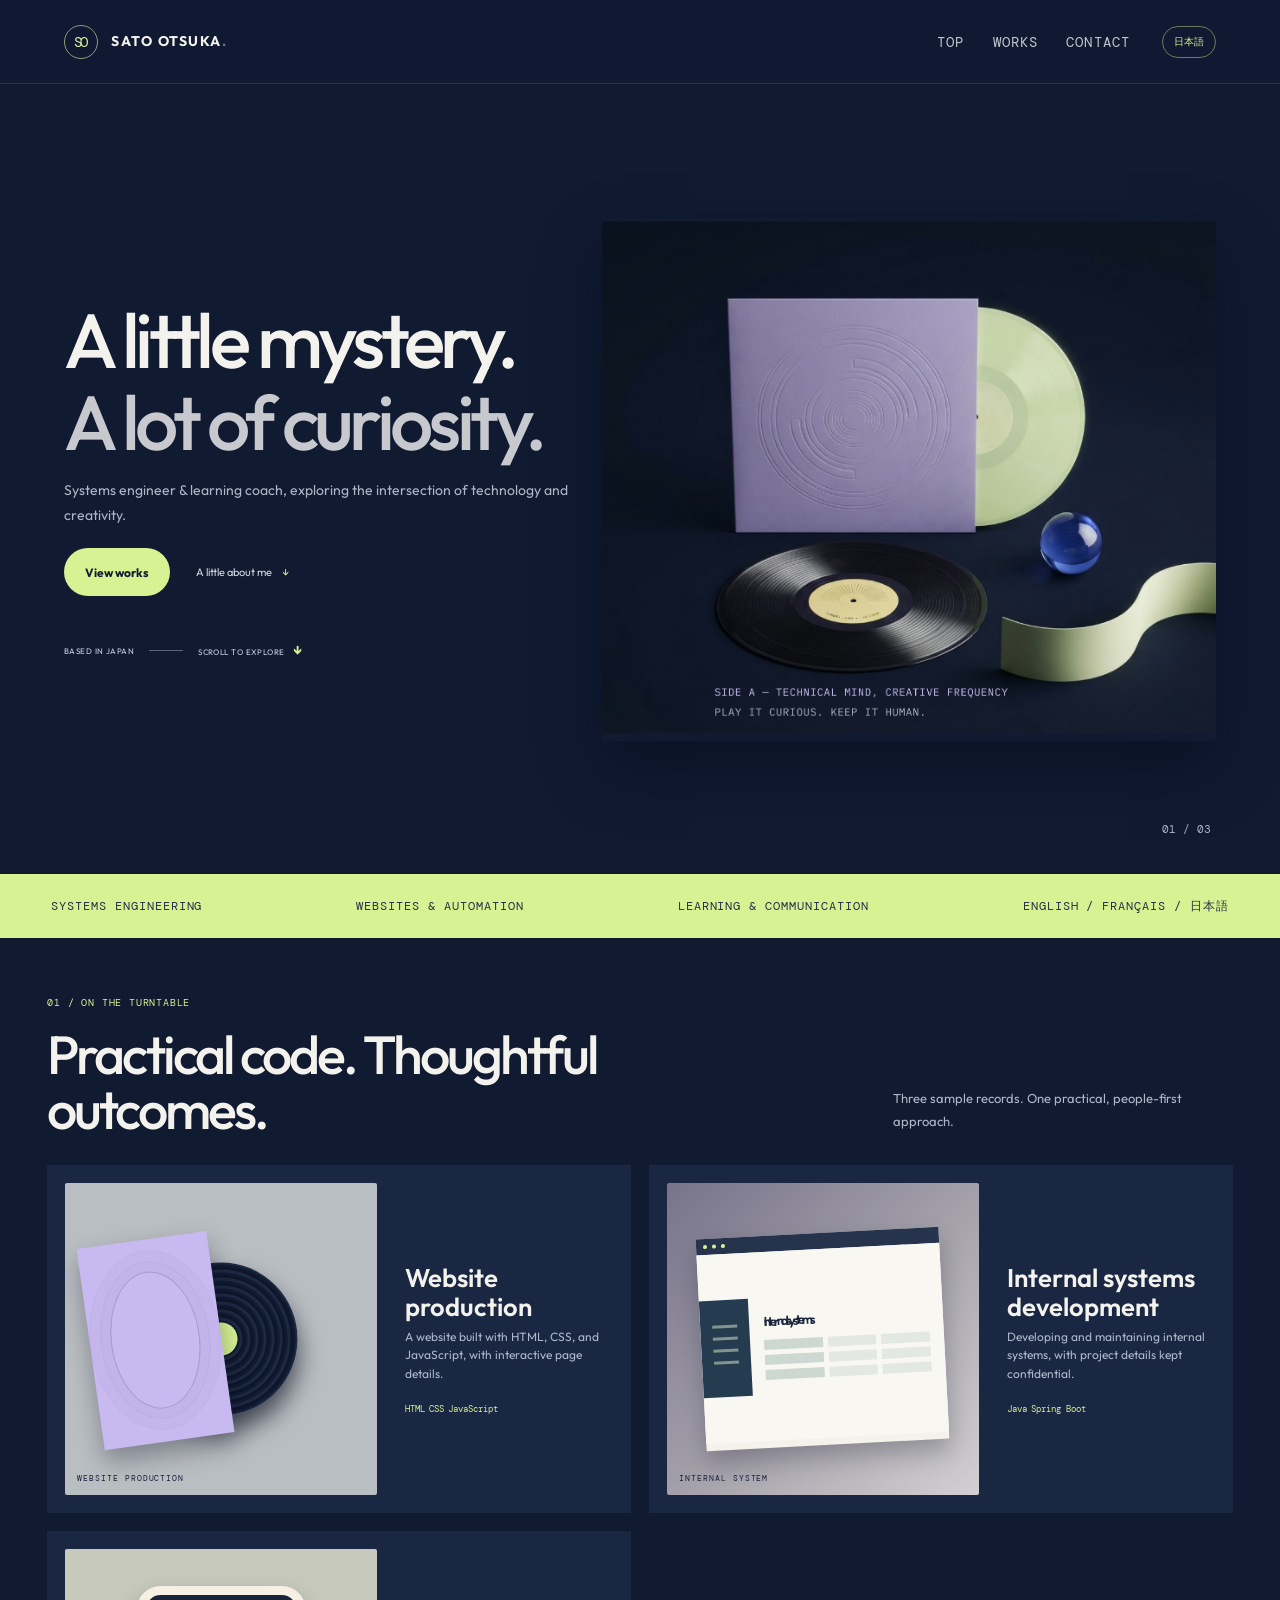
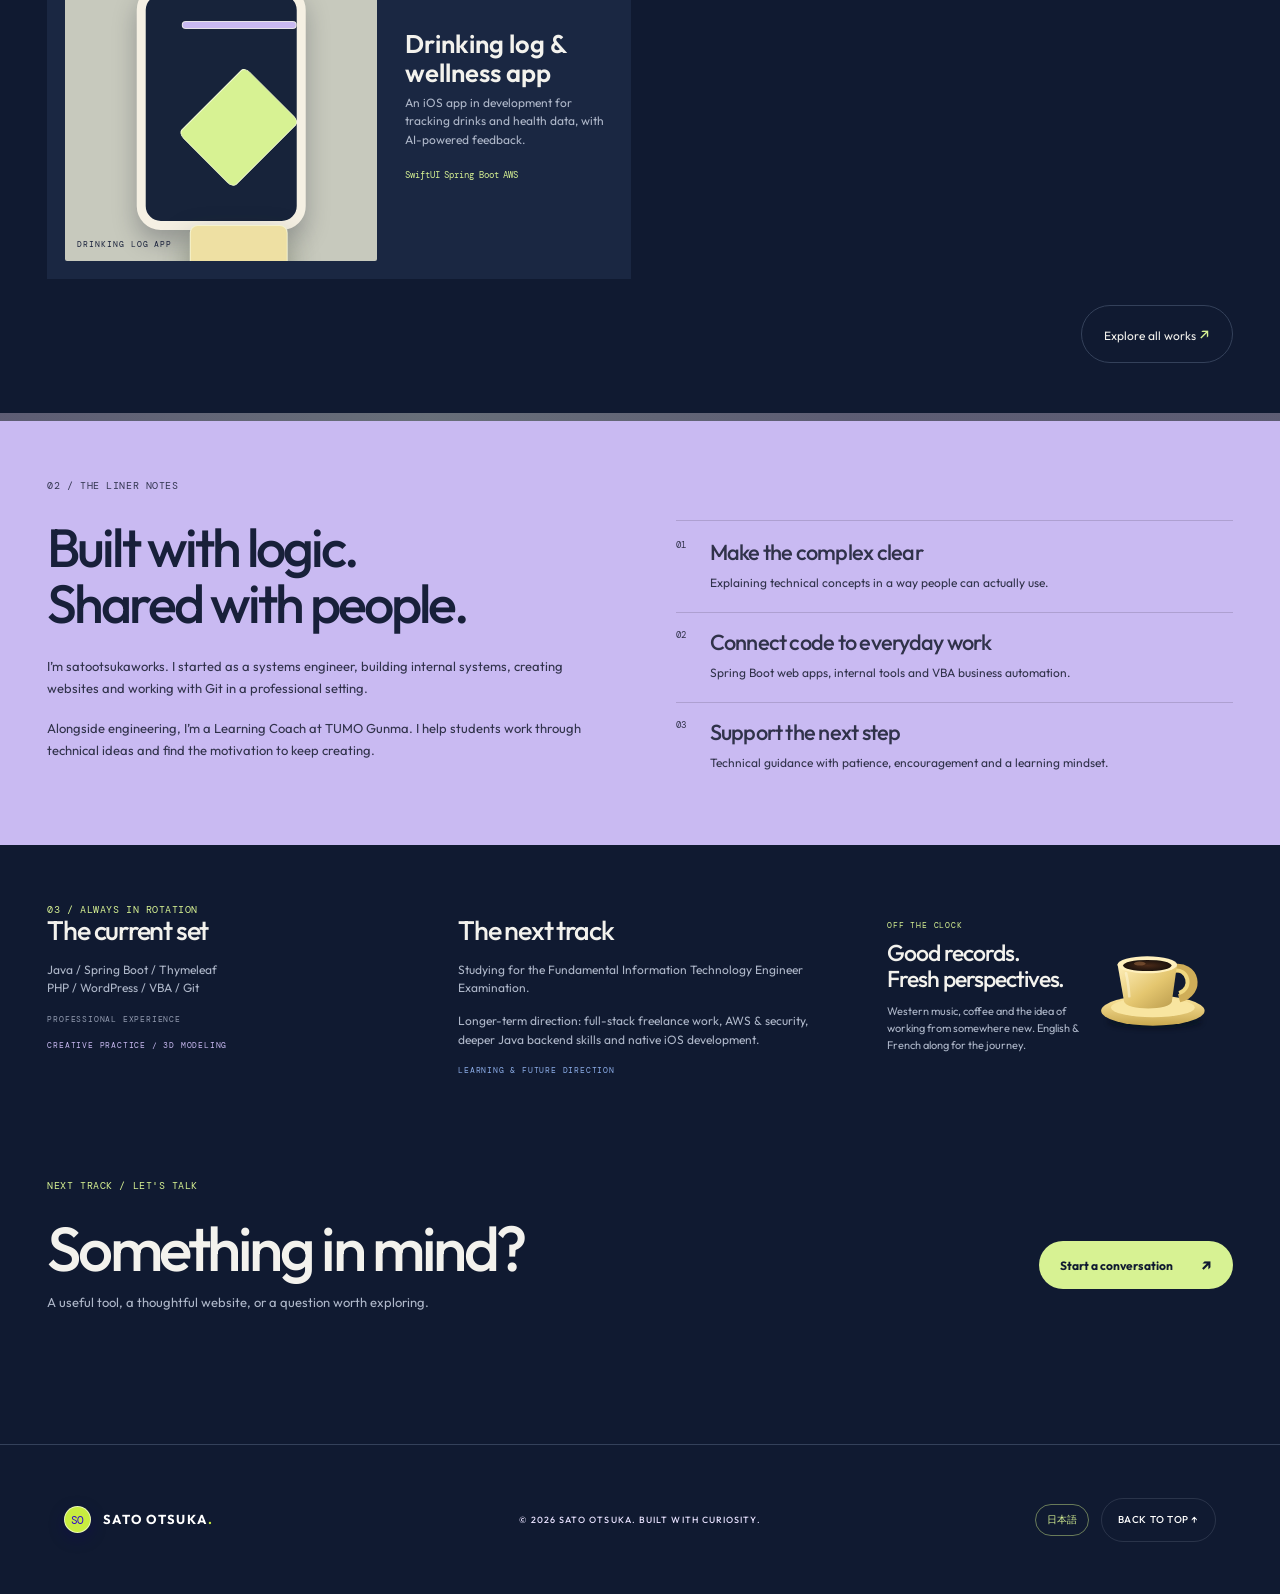
<file: index.html>
<!doctype html>
<html lang="en">
  <head>
    <meta charset="UTF-8" />
    <meta name="viewport" content="width=device-width, initial-scale=1.0" />
    <meta name="theme-color" content="#101a31" />
    <meta
      name="description"
      content="Systems engineer and learning coach exploring the intersection of technology and creativity."
    />
    <title>SATO OTSUKA — Portfolio</title>
    <link rel="preconnect" href="https://fonts.googleapis.com" />
    <link rel="preconnect" href="https://fonts.gstatic.com" crossorigin />
    <link
      href="https://fonts.googleapis.com/css2?family=Outfit:wght@300;400;500;600;700&family=DM+Mono:wght@400;500&family=Manrope:wght@400;500;600;700;800&family=Noto+Sans+JP:wght@300;400;500;600;700&display=swap"
      rel="stylesheet"
    />
    <link rel="stylesheet" href="style.css?v=portfolio-v18" />
    <script src="script.js?v=portfolio-v18" defer></script>
    <link rel="icon" type="image/svg+xml" href="favicon.svg" />
  </head>

  <body>
    <div class="loader" aria-hidden="true">
      <div class="loader-mark">SO<span>.</span></div>
      <div class="loader-line"><i></i></div>
      <p>MY PORTFOLIO</p>
    </div>
    <header class="topbar">
      <a class="brand" href="#top" aria-label="Back to top"
        ><span class="brand-icon" aria-hidden="true">SO</span
        ><span>SATO OTSUKA<span class="brand-dot">.</span></span></a
      >
      <nav aria-label="Main navigation">
        <a href="#top">TOP</a><a href="works.html">WORKS</a
        ><a href="contact.html">CONTACT</a>
      </nav>
      <button class="language-toggle" type="button" aria-label="Switch language">日本語</button>
      <button
        class="menu-toggle"
        aria-label="Open menu"
        aria-expanded="false"
      >
        <span></span><span></span>
      </button>
    </header>
    <main id="top">
      <section class="hero">
        <div class="hero-grid"></div>
        <div class="hero-copy">
          <h1 class="reveal">
            A little mystery.<br /><span class="gradient-text">A lot of curiosity.</span>
          </h1>
          <p class="hero-lead reveal">
            Systems engineer & learning coach, exploring the intersection of technology and creativity.
          </p>
          <div class="hero-actions reveal">
            <a class="button button-light" href="works.html"
              >View works </a
            ><a class="text-link" href="#about">A little about me <span>↓</span></a>
          </div>
          <div class="hero-meta reveal">
            <span>BASED IN JAPAN</span><span class="meta-rule"></span
            ><span>SCROLL TO EXPLORE <b>↓</b></span>
          </div>
        </div>
        <div class="hero-visual" aria-hidden="true">
          <img class="record-still-life" src="assets/hero-still-life.png" alt="" />
        </div>
        <div class="hero-index">01 <span>/</span> 03</div>
      </section>
      <div class="ticker-band" aria-label="Focus areas"><span>SYSTEMS ENGINEERING</span><span>WEBSITES &amp; AUTOMATION</span><span>LEARNING &amp; COMMUNICATION</span><span>ENGLISH / FRANÇAIS / 日本語</span></div>
      <section class="works section-pad" id="works">
        <div class="section-kicker">
          <span>01 / ON THE TURNTABLE</span><span class="kicker-line"></span
          >
        </div>
        <div class="section-heading">
          <h2 class="reveal">Practical code. Thoughtful outcomes.</h2>
          <p class="reveal">Three sample records. One practical, people-first approach.</p>
        </div>
        <div class="work-showcase" aria-label="Selected works carousel">
          <div class="work-carousel">
            <div class="work-carousel-stage">
              <article class="work-card orbit-card">
                <a
                  class="work-visual visual-blue"
                  href="#work-detail"
                  aria-label="Website production details"
                >
                  <div class="visual-orbit"></div>
                  <div class="visual-shape shape-a"></div>
                  <div class="visual-shape shape-b"></div>
                  <span class="visual-caption">WEBSITE PRODUCTION</span
                  ><span class="visual-number">01</span
                  ><span class="open-icon">↗</span>
                </a>
                <div class="work-info">
                  <div>
                    <h3><a href="#work-detail">Website production</a></h3>
                    <p>
                      A website built with HTML, CSS, and JavaScript, with interactive page details.
                    </p>
                  </div>
                  <div class="tags">
                    <span>HTML</span><span>CSS</span><span>JavaScript</span>
                  </div>
                </div>
              </article>
              <article class="work-card orbit-card">
                <a
                  class="work-visual visual-pink"
                  href="#work-detail"
                  aria-label="Internal systems details"
                >
                  <div class="visual-window">
                    <div class="window-bar"><i></i><i></i><i></i></div>
                    <div class="window-content" aria-hidden="true">
                      <div class="screen-sidebar"><i></i><i></i><i></i><i></i></div>
                      <div class="screen-workspace"><b>Internal systems</b><div class="screen-table"><i></i><i></i><i></i><i></i><i></i><i></i><i></i><i></i><i></i></div></div>
                    </div>
                  </div>
                  <span class="visual-caption">INTERNAL SYSTEM</span
                  ><span class="visual-number">02</span
                  ><span class="open-icon">↗</span>
                </a>
                <div class="work-info">
                  <div>
                    <h3><a href="#work-detail">Internal systems development</a></h3>
                    <p>
                      Developing and maintaining internal systems, with project details kept confidential.
                    </p>
                  </div>
                  <div class="tags">
                    <span>Java</span><span>Spring Boot</span>
                  </div>
                </div>
              </article>
              <article class="work-card orbit-card">
                <a
                  class="work-visual visual-green"
                  href="#work-detail"
                  aria-label="Drinking log app details"
                >
                  <div class="visual-rings"><i></i><i></i><i></i></div>
                  <span class="visual-caption">DRINKING LOG APP</span
                  ><span class="visual-number">03</span
                  ><span class="open-icon">↗</span>
                </a>
                <div class="work-info">
                  <div>
                    <h3>
                      <a href="#work-detail">Drinking log & wellness app</a>
                    </h3>
                    <p>
                      An iOS app in development for tracking drinks and health data, with AI-powered feedback.
                    </p>
                  </div>
                  <div class="tags">
                    <span>SwiftUI</span><span>Spring Boot</span><span>AWS</span>
                  </div>
                </div>
              </article>
            </div>
            <div class="carousel-controls">
              <button
                class="carousel-prev"
                type="button"
                aria-label="Previous work"
              >
                ←</button
              ><span class="carousel-count" aria-live="polite"
                >01 <i>/</i> 03</span
              ><button
                class="carousel-next"
                type="button"
                aria-label="Next work"
              >
                →
              </button>
            </div>
          </div>
          <aside class="work-detail-panel" id="work-detail" aria-live="polite">
            <p class="eyebrow">
              SELECTED PROJECT <span class="detail-number">01</span>
            </p>
            <h3 class="detail-title">Website production</h3>
            <p class="detail-description">
              A website built with HTML, CSS, and JavaScript, with interactive page details.
            </p>
            <div class="detail-tags">
              <span>HTML</span><span>CSS</span><span>JavaScript</span>
            </div>
            <a class="detail-link" href="#work-detail"
              >Project details <span>↗</span></a
            >
          </aside>
        </div>
        <a class="all-works" href="works.html"
          >Explore all works <span>↗</span></a
        >
      </section>
      <section class="intro section-pad" id="about">
        <div class="section-kicker">
          <span>02 / THE LINER NOTES</span><span class="kicker-line"></span>
        </div>
        <div class="intro-layout">
          <div class="intro-copy">
            <h2 class="reveal">Built with logic.<br />Shared with people.</h2>
            <div class="intro-text reveal">
              <p>
                I’m satootsukaworks. I started as a systems engineer, building internal systems, creating websites and working with Git in a professional setting.
              </p>
              <p>
                Alongside engineering, I’m a Learning Coach at TUMO Gunma. I help students work through technical ideas and find the motivation to keep creating.
              </p>
            </div>
          </div>
          <div class="liner-notes reveal">
            <article><span>01</span><div><h3>Make the complex clear</h3><p>Explaining technical concepts in a way people can actually use.</p></div></article>
            <article><span>02</span><div><h3>Connect code to everyday work</h3><p>Spring Boot web apps, internal tools and VBA business automation.</p></div></article>
            <article><span>03</span><div><h3>Support the next step</h3><p>Technical guidance with patience, encouragement and a learning mindset.</p></div></article>
          </div>
        </div>
      </section>
      <section class="skills section-pad" id="skills">
        <div class="section-kicker">
          <span>03 / ALWAYS IN ROTATION</span><span class="kicker-line"></span>
        </div>
        <div class="rotation-grid">
          <article class="rotation-column">
            <h2>The current set</h2>
            <p>Java / Spring Boot / Thymeleaf<br />PHP / WordPress / VBA / Git</p>
            <small>PROFESSIONAL EXPERIENCE</small>
            <small class="rotation-accent">CREATIVE PRACTICE / 3D MODELING</small>
          </article>
          <article class="rotation-column">
            <h2>The next track</h2>
            <p>Studying for the Fundamental Information Technology Engineer Examination.</p>
            <p>Longer-term direction: full-stack freelance work, AWS &amp; security, deeper Java backend skills and native iOS development.</p>
            <small class="rotation-blue">LEARNING &amp; FUTURE DIRECTION</small>
          </article>
          <article class="rotation-column rotation-coffee">
            <div>
              <small>OFF THE CLOCK</small>
              <h2>Good records.<br />Fresh perspectives.</h2>
              <p>Western music, coffee and the idea of working from somewhere new. English &amp; French along for the journey.</p>
            </div>
            <svg class="coffee-illustration" viewBox="0 0 190 150" role="img" aria-label="A cup of coffee on a saucer">
              <defs>
                <linearGradient id="coffee-cup" x1="0" y1="0" x2="1" y2="1"><stop stop-color="#fff0bb"/><stop offset=".55" stop-color="#e4c66f"/><stop offset="1" stop-color="#b99a4c"/></linearGradient>
                <linearGradient id="coffee-saucer" x1="0" y1="0" x2="0" y2="1"><stop stop-color="#ffe9a1"/><stop offset="1" stop-color="#c9a84f"/></linearGradient>
                <radialGradient id="coffee-liquid"><stop stop-color="#4a2a18"/><stop offset="1" stop-color="#1c120d"/></radialGradient>
                <filter id="coffee-shadow" x="-30%" y="-30%" width="160%" height="180%"><feGaussianBlur stdDeviation="4"/></filter>
              </defs>
              <ellipse cx="99" cy="128" rx="72" ry="10" fill="#050a16" opacity=".5" filter="url(#coffee-shadow)"/>
              <ellipse cx="96" cy="111" rx="79" ry="23" fill="url(#coffee-saucer)"/>
              <ellipse cx="96" cy="106" rx="64" ry="15" fill="#f8e5a0"/>
              <path d="M126 47c35-8 45 36 10 45" fill="none" stroke="#cfad58" stroke-width="13"/>
              <path d="M127 50c23-5 31 27 9 34" fill="none" stroke="#f0d77f" stroke-width="6"/>
              <path d="M42 40h91l-8 57c-2 14-70 14-73 0z" fill="url(#coffee-cup)"/>
              <ellipse cx="87.5" cy="41" rx="45.5" ry="13" fill="#fff0bd"/>
              <ellipse cx="87.5" cy="42" rx="37" ry="8.5" fill="url(#coffee-liquid)"/>
              <ellipse cx="76" cy="39" rx="9" ry="3" fill="#9b6840" opacity=".55"/>
              <path d="M55 54c4 15 4 25 5 35" stroke="#fff9de" stroke-width="4" stroke-linecap="round" opacity=".5"/>
            </svg>
          </article>
        </div>
      </section>
      <section class="contact section-pad" id="contact">
        <div class="contact-glow"></div>
        <div class="section-kicker">
          <span>NEXT TRACK / LET'S TALK</span><span class="kicker-line"></span>
        </div>
        <div class="contact-inner">
          <h2>Something in mind?</h2>
          <p>A useful tool, a thoughtful website, or a question worth exploring.</p>
          <a class="button button-light" href="contact.html"
            >Start a conversation <span>↗</span></a
          >
        </div>
      </section>
    </main>
    <footer>
      <a class="brand" href="#top"
        ><span class="brand-icon" aria-hidden="true">SO</span
        ><span>SATO OTSUKA<span class="brand-dot">.</span></span></a
      >
      <p>© <span id="year">2026</span> SATO OTSUKA. BUILT WITH CURIOSITY.</p>
      <div class="language-control"><button class="language-toggle" type="button">日本語</button><a class="back-top" href="#top">BACK TO TOP ↑</a></div>
    </footer>
  </body>
</html>
</file>
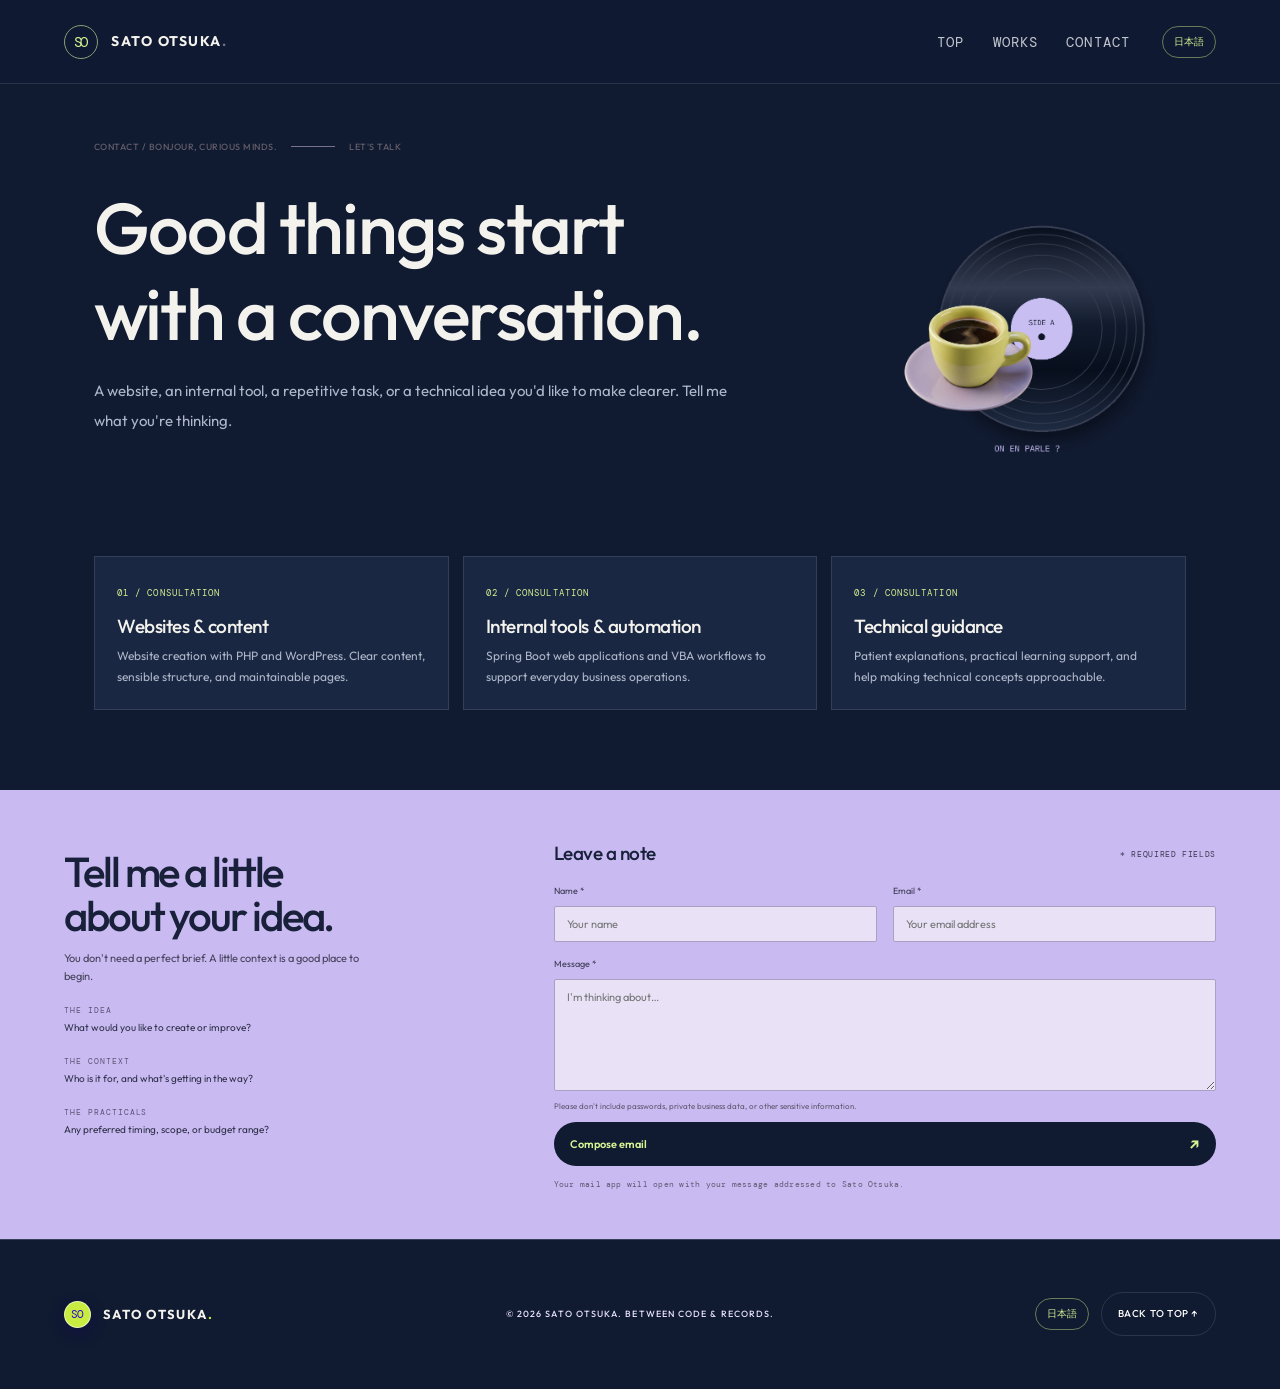
<file: contact.html>
<!doctype html>
<html lang="en">
  <head>
    <meta charset="UTF-8" />
    <meta name="viewport" content="width=device-width, initial-scale=1.0" />
    <meta name="theme-color" content="#101a31" />
    <meta name="description" content="Get in touch with Sato Otsuka." />
    <title>CONTACT — SATO OTSUKA</title>
    <link rel="preconnect" href="https://fonts.googleapis.com" />
    <link rel="preconnect" href="https://fonts.gstatic.com" crossorigin />
    <link href="https://fonts.googleapis.com/css2?family=Outfit:wght@300;400;500;600;700&family=DM+Mono:wght@400;500&family=Manrope:wght@400;500;600;700;800&family=Noto+Sans+JP:wght@300;400;500;600;700&display=swap" rel="stylesheet" />
    <link rel="stylesheet" href="style.css?v=portfolio-v18" />
    <script src="script.js?v=portfolio-v18" defer></script>
    <link rel="icon" type="image/svg+xml" href="favicon.svg" />
  </head>
  <body class="subpage" id="top">
    <div class="loader" aria-hidden="true">
      <div class="loader-mark">SO<span>.</span></div>
      <div class="loader-line"><i></i></div>
      <p>MY PORTFOLIO</p>
    </div>
    <header class="topbar">
      <a class="brand" href="index.html"><span class="brand-icon" aria-hidden="true">SO</span><span>SATO OTSUKA<span class="brand-dot">.</span></span></a>
      <nav aria-label="Main navigation"><a href="index.html#top">TOP</a><a href="works.html">WORKS</a><a href="contact.html" aria-current="page">CONTACT</a></nav>
      <button class="language-toggle" type="button" aria-label="Switch language">日本語</button>
      <button class="menu-toggle" aria-label="Open menu" aria-expanded="false"><span></span><span></span></button>
    </header>
    <main>
      <section class="contact-page section-pad" id="contact">
        <div class="section-kicker"><span>CONTACT / BONJOUR, CURIOUS MINDS.</span><span class="kicker-line"></span><span>LET'S TALK</span></div>
        <h1>Good things start<br />with a conversation.</h1>
        <p class="sub-lead">A website, an internal tool, a repetitive task, or a technical idea you'd like to make clearer. Tell me what you're thinking.</p>
        <div class="contact-art" aria-hidden="true">
          <img src="assets/contact-still-life.png" alt="" />
        </div>
        <div class="contact-services">
          <article><small>01 / CONSULTATION</small><h2>Websites & content</h2><p>Website creation with PHP and WordPress. Clear content, sensible structure, and maintainable pages.</p></article>
          <article><small>02 / CONSULTATION</small><h2>Internal tools & automation</h2><p>Spring Boot web applications and VBA workflows to support everyday business operations.</p></article>
          <article><small>03 / CONSULTATION</small><h2>Technical guidance</h2><p>Patient explanations, practical learning support, and help making technical concepts approachable.</p></article>
        </div>
      </section>
      <section class="contact-note-section section-pad">
        <div class="contact-note-copy">
          <h2>Tell me a little<br />about your idea.</h2>
          <p>You don't need a perfect brief. A little context is a good place to begin.</p>
          <small>THE IDEA</small><p>What would you like to create or improve?</p>
          <small>THE CONTEXT</small><p>Who is it for, and what's getting in the way?</p>
          <small>THE PRACTICALS</small><p>Any preferred timing, scope, or budget range?</p>
        </div>
        <form class="contact-form" id="contact-form">
          <div class="form-heading"><h2>Leave a note</h2><small>* REQUIRED FIELDS</small></div>
          <div class="form-fields">
            <label>Name *<input name="name" autocomplete="name" placeholder="Your name" required /></label>
            <label>Email *<input name="email" type="email" autocomplete="email" placeholder="Your email address" required /></label>
          </div>
          <label>Message *<textarea name="message" rows="5" placeholder="I'm thinking about…" required></textarea></label>
          <p class="form-privacy">Please don't include passwords, private business data, or other sensitive information.</p>
          <button class="form-submit" type="submit">Compose email <span>↗</span></button>
          <small class="form-note">Your mail app will open with your message addressed to Sato Otsuka.</small>
        </form>
      </section>
    </main>
    <footer>
      <a class="brand" href="index.html"><span class="brand-icon" aria-hidden="true">SO</span><span>SATO OTSUKA<span class="brand-dot">.</span></span></a>
      <p>© <span id="year">2026</span> SATO OTSUKA. BETWEEN CODE & RECORDS.</p>
      <div class="language-control"><button class="language-toggle" type="button">日本語</button><a class="back-top" href="#top">BACK TO TOP ↑</a></div>
    </footer>
    <script>
      document.querySelector("#contact-form")?.addEventListener("submit", (event) => {
        event.preventDefault();
        const form = new FormData(event.currentTarget);
        const subject = `Portfolio inquiry from ${form.get("name")}`;
        const body = `Name: ${form.get("name")}\nEmail: ${form.get("email")}\n\n${form.get("message")}`;
        window.location.href = `mailto:sato.otsuka.works@gmail.com?subject=${encodeURIComponent(subject)}&body=${encodeURIComponent(body)}`;
      });
    </script>
  </body>
</html>
</file>
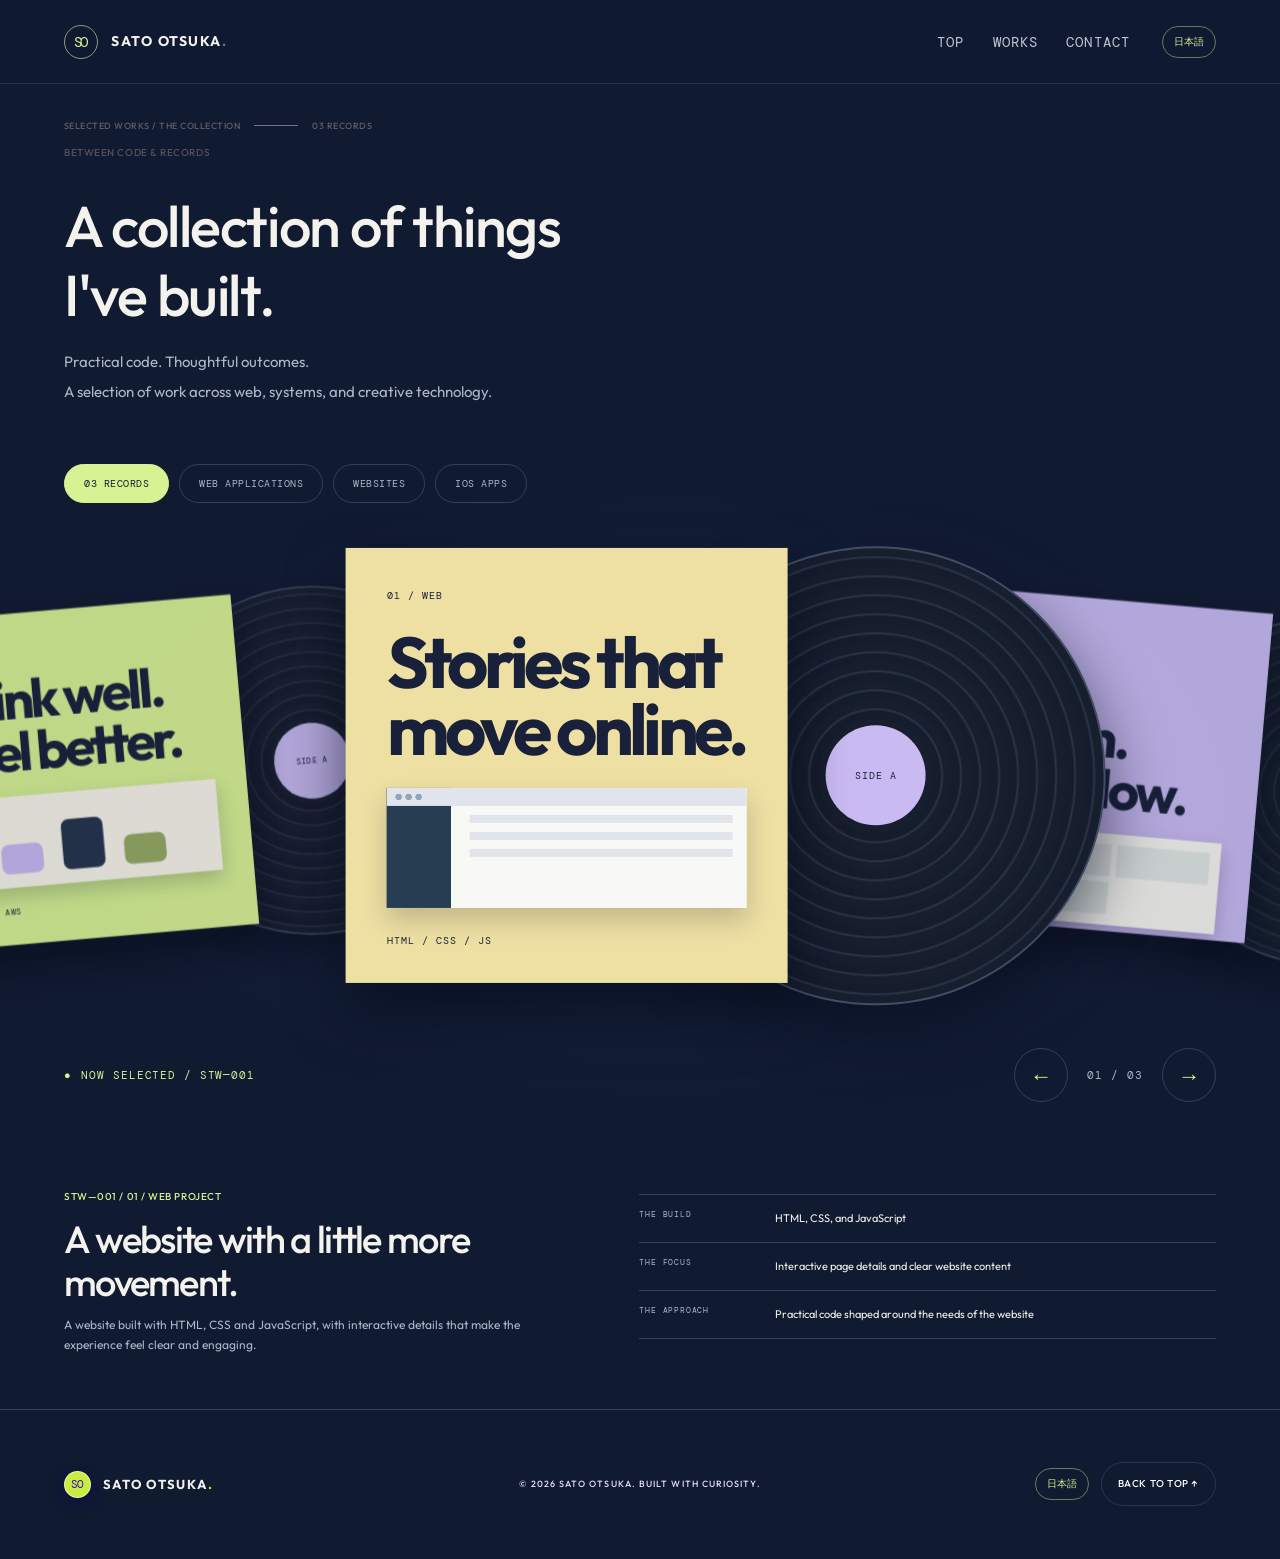
<file: works.html>
<!doctype html>
<html lang="en">

<head>
  <meta charset="UTF-8" />
  <meta name="viewport" content="width=device-width, initial-scale=1.0" />
  <meta name="theme-color" content="#111212" />
  <meta name="description" content="Selected work by Sato Otsuka across web, systems, and creative technology." />
  <title>WORKS — SATO OTSUKA</title>
  <link rel="preconnect" href="https://fonts.googleapis.com" />
  <link rel="preconnect" href="https://fonts.gstatic.com" crossorigin />
  <link
    href="https://fonts.googleapis.com/css2?family=Outfit:wght@300;400;500;600;700&family=DM+Mono:wght@400;500&family=Manrope:wght@400;500;600;700;800&family=Noto+Sans+JP:wght@300;400;500;600;700&display=swap"
    rel="stylesheet" />
  <link rel="stylesheet" href="style.css?v=portfolio-v19" />
  <script src="script.js?v=portfolio-v19" defer></script>
  <link rel="icon" type="image/svg+xml" href="favicon.svg">
</head>

  <body class="subpage works-page" id="top">
  <div class="loader" aria-hidden="true">
    <div class="loader-mark">SO<span>.</span></div>
    <div class="loader-line"><i></i></div>
    <p>MY PORTFOLIO</p>
  </div>
  <header class="topbar">
    <a class="brand" href="index.html"><span class="brand-icon" aria-hidden="true">SO</span><span>SATO OTSUKA<span
          class="brand-dot">.</span></span></a>
    <nav aria-label="Main navigation">
      <a href="index.html#top">TOP</a><a href="works.html" aria-current="page">WORKS</a><a
        href="contact.html">CONTACT</a>
    </nav>
    <button class="menu-toggle" aria-label="Open menu" aria-expanded="false">
      <span></span><span></span>
    </button>
    <button class="language-toggle" type="button" aria-label="Switch language">日本語</button>
  </header>
  <main>
    <section class="sub-hero section-pad">
      <div class="section-kicker">
        <span>SELECTED WORKS / THE COLLECTION</span><span class="kicker-line"></span><span>03 RECORDS</span>
      </div>
      <p class="eyebrow">BETWEEN CODE & RECORDS</p>
      <h1>A collection of things<br />I've built.</h1>
      <p class="sub-lead">
        Practical code. Thoughtful outcomes.<br />A selection of work across web, systems, and creative technology.
      </p>
    </section>
    <section class="collection-art" aria-label="Selected works record carousel">
      <div class="collection-categories" aria-hidden="true"><span>03 RECORDS</span><span>WEB APPLICATIONS</span><span>WEBSITES</span><span>IOS APPS</span></div>
      <div class="collection-stage" role="group" aria-label="Choose a project">
        <button class="collection-item collection-item-web" type="button" data-project="0" aria-label="Select website production">
          <span class="collection-disc" aria-hidden="true"></span>
          <span class="collection-card"><small>01 / WEB</small><strong>Website<br />production</strong><span class="page-lines"><i></i><i></i><i></i></span><span class="sleeve-tech">HTML / CSS / JS</span></span>
        </button>
        <button class="collection-item collection-item-system" type="button" data-project="1" aria-label="Select internal systems development">
          <span class="collection-disc" aria-hidden="true"></span>
          <span class="collection-card"><small>02 / WEB APP</small><strong>Less friction.<br />More flow.</strong><span class="system-ui"><i></i><i></i><i></i><i></i></span><span class="sleeve-tech">JAVA / SPRING BOOT</span></span>
        </button>
        <button class="collection-item collection-item-app" type="button" data-project="2" aria-label="Select drinking log and wellness app">
          <span class="collection-disc" aria-hidden="true"></span>
          <span class="collection-card"><small>03 / IOS APP</small><strong>Drink well.<br />Feel better.</strong><span class="app-ui"><i></i><i></i><i></i></span><span class="sleeve-tech">SWIFTUI / AWS</span>
          </span>
        </button>
      </div>
      <div class="collection-status"><span class="collection-selected">NOW SELECTED / STW—001</span><div class="collection-controls"><button class="collection-prev" type="button" aria-label="Previous record">←</button><span class="collection-count" aria-live="polite">01 / 03</span><button class="collection-next" type="button" aria-label="Next record">→</button></div></div>
    </section>
    <section class="track-detail section-pad" id="work-detail">
      <div class="track-detail-copy" aria-live="polite">
        <p class="eyebrow detail-eyebrow">01 / WEB PROJECT</p>
        <h2 class="track-title">A website with a little more movement.</h2>
        <p class="track-description">I built a website with HTML, CSS, and JavaScript, bringing motion and interaction into the page while keeping the information clear.</p>
      </div>
      <dl class="track-detail-facts">
        <div>
          <dt>THE BUILD</dt>
          <dd class="track-build">HTML, CSS, and JavaScript</dd>
        </div>
        <div>
          <dt>THE FOCUS</dt>
          <dd class="track-focus">Interactive page details and clear website content</dd>
        </div>
        <div>
          <dt>THE APPROACH</dt>
          <dd class="track-approach">Practical code shaped around the needs of the website</dd>
        </div>
      </dl>
    </section>
  </main>
  <footer>
    <a class="brand" href="index.html"><span class="brand-icon" aria-hidden="true">SO</span><span>SATO OTSUKA<span
          class="brand-dot">.</span></span></a>
    <p>© <span id="year">2026</span> SATO OTSUKA. BUILT WITH CURIOSITY.</p>
    <div class="language-control"><button class="language-toggle" type="button">日本語</button><a class="back-top"
        href="#top">BACK TO TOP ↑</a></div>
  </footer>
</body>

</html>
</file>
<file: style.css>
@charset "UTF-8";

:root {
  --ink: #111212;
  --paper: #f3f2ee;
  --muted: #858784;
  --line: rgba(255, 255, 255, 0.14);
  --lime: #b7d85a;
  --mono: "DM Mono", monospace;
  --sans: "Manrope", "Noto Sans JP", sans-serif;
}

* {
  box-sizing: border-box;
}

html {
  scroll-behavior: smooth;
  scroll-padding-top: 88px;
}

body {
  margin: 0;
  background: var(--ink);
  color: #f5f4f0;
  font-family: var(--sans);
  font-size: 14px;
  -webkit-font-smoothing: antialiased;
}

a {
  color: inherit;
  text-decoration: none;
}

button {
  font: inherit;
}

.loader {
  position: fixed;
  inset: 0;
  z-index: 20;
  background: #101111;
  display: flex;
  flex-direction: column;
  align-items: center;
  justify-content: center;
  transition:
    transform 0.8s cubic-bezier(0.76, 0, 0.24, 1),
    visibility 0.8s;
}

.loader.done {
  transform: translateY(-100%);
  visibility: hidden;
}

.loader-mark {
  font-size: 42px;
  font-weight: 800;
  letter-spacing: -4px;
}

.loader-mark span,
.brand-dot {
  color: var(--lime);
}

.loader-line {
  width: 150px;
  height: 1px;
  background: #383a38;
  margin: 22px 0 14px;
  overflow: hidden;
}

.loader-line i {
  display: block;
  width: 0;
  height: 100%;
  background: var(--lime);
  animation: loadline 1.1s ease forwards;
}

.loader p,
.eyebrow,
.section-kicker,
.hero-meta,
.art-label,
.skill-category,
.skill-level,
footer p,
footer .back-top {
  font-family: var(--mono);
  font-size: 10px;
  letter-spacing: 0.1em;
  color: #929590;
}

@keyframes loadline {
  to {
    width: 100%;
  }
}

.topbar {
  height: 76px;
  padding: 0 5.3%;
  display: flex;
  align-items: center;
  justify-content: space-between;
  border-bottom: 1px solid var(--line);
  position: sticky;
  top: 0;
  background: rgba(17, 18, 18, 0.83);
  backdrop-filter: blur(16px);
  z-index: 10;
}

.brand {
  display: flex;
  align-items: center;
  gap: 11px;
  font-size: 11px;
  font-weight: 700;
  letter-spacing: 0.09em;
}

.brand-icon {
  width: 27px;
  height: 27px;
  display: grid;
  place-items: center;
  border: 1px solid #70736e;
  border-radius: 50%;
  font-family: var(--mono);
  font-size: 13px;
}

.topbar nav {
  display: flex;
  gap: 34px;
}

.topbar nav a {
  font: 10px var(--mono);
  letter-spacing: 0.08em;
  color: #b5b6b2;
  transition: color 0.2s;
}

.topbar nav a:hover,
.text-link:hover {
  color: var(--lime);
}

.availability,
.subpage .availability {
  font: 9px var(--mono);
  letter-spacing: 0.08em;
  color: #c4c6c1;
}

.availability i {
  display: inline-block;
  width: 6px;
  height: 6px;
  margin-right: 8px;
  border-radius: 50%;
  background: #b5d75d;
  box-shadow: 0 0 12px #b5d75d;
}

.menu-toggle {
  display: none;
  background: none;
  border: 0;
}

.hero {
  min-height: 670px;
  height: calc(100svh - 76px);
  max-height: 850px;
  position: relative;
  overflow: hidden;
  display: flex;
  align-items: center;
  padding: 0 10.5%;
}

.hero-grid {
  position: absolute;
  inset: 0 0 0 48%;
  opacity: 0.25;
  background-image:
    linear-gradient(rgba(255, 255, 255, 0.08) 1px, transparent 1px),
    linear-gradient(90deg, rgba(255, 255, 255, 0.08) 1px, transparent 1px);
  background-size: 60px 60px;
  mask-image: linear-gradient(90deg, transparent, black 60%);
}

.hero-copy {
  position: relative;
  z-index: 2;
  width: 55%;
  padding-bottom: 24px;
}

.eyebrow {
  display: flex;
  align-items: center;
  gap: 12px;
  color: #a3a59f;
}

.eyebrow-line {
  width: 26px;
  height: 1px;
  background: var(--lime);
}

h1 {
  font-size: clamp(48px, 7vw, 88px);
  line-height: 1.22;
  letter-spacing: -0.075em;
  margin: 28px 0 20px;
  font-weight: 600;
}

.gradient-text {
  background: linear-gradient(
    110deg,
    #fff 0%,
    #aab2bc 30%,
    #6a8bff 53%,
    #eff5ff 68%,
    #aab0b2 82%,
    #fff
  );
  background-clip: text;
  color: transparent;
  filter: drop-shadow(0 4px 24px #7594ff33);
}

.hero-lead {
  font-size: 14px;
  color: #a4a6a1;
  line-height: 2.1;
  margin: 0 0 30px;
}

.hero-actions {
  display: flex;
  align-items: center;
  gap: 26px;
}

.button {
  min-height: 48px;
  padding: 0 21px;
  display: inline-flex;
  align-items: center;
  justify-content: center;
  gap: 28px;
  font-size: 12px;
  font-weight: 700;
  transition:
    transform 0.25s,
    background 0.25s;
}

.button:hover {
  transform: translateY(-3px);
}

.button-light {
  background: #f1f0eb;
  color: #151616;
}

.button span,
.arrow-link span,
.all-works span {
  font-size: 16px;
}

.text-link {
  font-size: 11px;
  color: #d3d4cf;
}

.text-link span {
  margin-left: 8px;
  color: var(--lime);
}

.hero-meta {
  display: flex;
  align-items: center;
  gap: 15px;
  margin-top: 75px;
  font-size: 8px;
}

.meta-rule {
  height: 1px;
  width: 34px;
  background: #4e504d;
}

.hero-meta b {
  color: var(--lime);
  font-size: 14px;
  margin-left: 6px;
}

.hero-art {
  position: absolute;
  right: 8%;
  top: 50%;
  transform: translateY(-50%);
  width: min(42vw, 520px);
  height: min(42vw, 520px);
  min-width: 340px;
  min-height: 340px;
}

.chrome-sphere {
  position: absolute;
  inset: 16%;
  border-radius: 48% 52% 51% 49%;
  background: radial-gradient(
    ellipse at 31% 23%,
    #fff 0,
    #dbe2e9 5%,
    #64707b 10%,
    #20272c 18%,
    #7c8792 25%,
    #f6f7f4 28%,
    #77848b 31%,
    #252a2c 39%,
    #111516 47%,
    #737c80 51%,
    #e9e9e3 55%,
    #7f8989 58%,
    #222827 67%,
    #080a0a 74%,
    #4f5b62 79%,
    #d2d9dc 85%,
    #525e68 92%,
    #101415 100%
  );
  box-shadow:
    inset -28px -35px 56px #000b,
    inset 12px 8px 20px #fff8,
    0 30px 90px #000b,
    0 0 90px #7d94cc26;
  transform: rotate(-18deg);
  animation: float 7s ease-in-out infinite;
}

.sphere-shine {
  position: absolute;
  left: 12%;
  top: 13%;
  width: 42%;
  height: 11%;
  border-radius: 50%;
  background: linear-gradient(90deg, transparent, #fff, transparent);
  filter: blur(8px);
  transform: rotate(-24deg);
}

.sphere-shadow {
  position: absolute;
  width: 62%;
  height: 28%;
  left: 20%;
  bottom: 14%;
  background: #030404;
  filter: blur(24px);
  border-radius: 50%;
}

.sphere-glint {
  position: absolute;
  left: 22%;
  top: 29%;
  width: 18%;
  height: 4%;
  background: #fff;
  filter: blur(8px);
  border-radius: 50%;
  transform: rotate(-35deg);
}

.orbit {
  position: absolute;
  inset: 7%;
  border: 1px solid #dbe3f036;
  border-radius: 50%;
  transform: rotate(-32deg) scaleY(0.45);
}

.orbit-two {
  inset: 20%;
  transform: rotate(54deg) scaleY(0.5);
  border-color: #c7dc8540;
}

.art-label {
  position: absolute;
  font-size: 8px;
}

.art-label span {
  color: #747872;
}

.label-top {
  top: 13%;
  left: 3%;
}

.label-bottom {
  bottom: 14%;
  right: 0;
  line-height: 1.7;
  color: #e9eae6;
}

.label-bottom span {
  color: var(--lime);
  font-size: 18px;
  margin-left: 8px;
}

.art-cross {
  position: absolute;
  right: 12%;
  top: 22%;
  color: var(--lime);
  font-size: 18px;
}

.hero-index {
  position: absolute;
  right: 5.4%;
  bottom: 38px;
  color: #eee;
  font: 11px var(--mono);
}

.hero-index span {
  color: #686b67;
}

.section-pad {
  padding: 112px 10.5%;
}

.intro {
  background: var(--paper);
  color: #171918;
}

.section-kicker {
  display: flex;
  align-items: center;
  gap: 14px;
  color: #70736e;
  font-size: 9px;
}

.kicker-line {
  height: 1px;
  background: #c5c6c0;
  width: 44px;
}

.intro-layout {
  display: grid;
  grid-template-columns: 1.25fr 0.75fr;
  gap: 8%;
  align-items: end;
  margin-top: 55px;
}

.intro h2,
.skills h2 {
  font-size: clamp(34px, 5vw, 60px);
  letter-spacing: -0.065em;
  line-height: 1.4;
  font-weight: 600;
  margin: 0;
}

.accent-word {
  color: #647f1c;
}

.intro-text {
  max-width: 380px;
  color: #646761;
  line-height: 2.1;
  font-size: 13px;
}

.intro-text p {
  margin: 0 0 22px;
}

.intro-text strong {
  color: #191a18;
}

.arrow-link {
  color: #191a18;
  font-size: 11px;
  font-weight: 700;
  border-bottom: 1px solid #a8aaa2;
  padding-bottom: 10px;
  display: inline-flex;
  gap: 35px;
}

.stats {
  display: flex;
  align-items: flex-end;
  gap: 9%;
  margin-top: 76px;
  padding-top: 25px;
  border-top: 1px solid #d4d5cf;
}

.stats div {
  display: flex;
  flex-direction: column;
  gap: 7px;
}

.stats strong {
  font-size: 36px;
  font-weight: 500;
  letter-spacing: -0.07em;
}

.stats strong span {
  color: #91ae36;
  font-size: 24px;
}

.stats small {
  font: 9px var(--mono);
  letter-spacing: 0.06em;
  color: #777a73;
}

.stats > p {
  font-size: 10px;
  color: #858780;
  line-height: 1.8;
  margin: 0 0 2px auto;
}

.works {
  background: #171919;
}

.section-heading {
  display: flex;
  align-items: end;
  justify-content: space-between;
  margin: 50px 0 32px;
}

.section-heading h2 {
  font-weight: 500;
  letter-spacing: -0.07em;
  font-size: clamp(36px, 5vw, 57px);
  margin: 0;
}

.section-heading .accent-word {
  color: var(--lime);
}

.section-heading p {
  font-size: 11px;
  color: #979a94;
  margin: 0 0 10px;
}

.work-visual {
  position: relative;
  display: block;
  overflow: hidden;
  background: #30343a;
  height: 260px;
  isolation: isolate;
}

.visual-blue {
  background: linear-gradient(130deg, #14295b, #5875e0 52%, #bbc5dc);
}

.visual-pink {
  background: linear-gradient(135deg, #c73970, #e97598 55%, #f5c0c5);
}

.visual-green {
  background: linear-gradient(135deg, #465727, #a3bd54 55%, #d2dcac);
}

.visual-caption {
  position: absolute;
  left: 23px;
  bottom: 20px;
  font-size: 11px;
  line-height: 1.7;
  color: #ffffffd9;
  z-index: 2;
}

.visual-caption small {
  font: 9px var(--mono);
  opacity: 0.72;
}

.visual-number {
  position: absolute;
  top: 20px;
  left: 22px;
  font: 10px var(--mono);
  color: #fff9;
}

.open-icon {
  position: absolute;
  right: 18px;
  top: 17px;
  width: 34px;
  height: 34px;
  border: 1px solid #ffffff8a;
  border-radius: 50%;
  display: grid;
  place-items: center;
  z-index: 4;
  transition:
    background 0.2s,
    color 0.2s;
}

.work-visual:hover .open-icon {
  background: #fff;
  color: #171919;
}

.visual-orbit {
  position: absolute;
  left: 43%;
  top: 50%;
  width: 330px;
  height: 330px;
  border: 1px solid #ffffff72;
  border-radius: 50%;
  transform: translate(-50%, -50%);
}

.visual-shape {
  position: absolute;
  left: 43%;
  top: 50%;
  border-radius: 50%;
  transform: translate(-50%, -50%);
  transition: transform 0.5s;
}

.shape-a {
  width: 210px;
  height: 210px;
  background: radial-gradient(
    circle at 32% 25%,
    #fff,
    #acc6ff 9%,
    #536aa5 18%,
    #111c44 47%,
    #293c73 68%,
    #fff 71%,
    #192448 78%,
    #080d1e
  );
  box-shadow: 0 30px 45px #0b113c99;
}

.shape-b {
  width: 68px;
  height: 68px;
  left: 60%;
  top: 35%;
  background: radial-gradient(
    circle at 30% 25%,
    #fff,
    #adc1ff 14%,
    #1b2547 45%,
    #080b12 75%
  );
  box-shadow: 0 10px 28px #10182d;
}

.work-visual:hover .shape-a {
  transform: translate(-50%, -50%) rotate(10deg) scale(1.06);
}

.visual-window {
  position: absolute;
  left: 50%;
  top: 50%;
  width: 56%;
  height: 65%;
  background: #f4eee9;
  transform: translate(-50%, -50%) rotate(-5deg);
  box-shadow: 0 20px 45px #57183255;
  transition: transform 0.4s;
}

.work-visual:hover .visual-window {
  transform: translate(-50%, -52%) rotate(-1deg);
}

.window-bar {
  height: 23px;
  background: #e9e3dd;
  display: flex;
  gap: 5px;
  align-items: center;
  padding: 0 10px;
}

.window-bar i {
  width: 5px;
  height: 5px;
  border-radius: 50%;
  background: #d3758e;
}

.window-content {
  height: calc(100% - 23px);
  display: grid;
  place-items: center;
  color: #1a1a1a;
  font-weight: 800;
  font-size: clamp(18px, 4vw, 38px);
  line-height: 0.95;
  letter-spacing: -0.08em;
}

.visual-rings {
  position: absolute;
  inset: 0;
  display: grid;
  place-items: center;
}

.visual-rings i {
  position: absolute;
  width: 190px;
  height: 190px;
  border: 1px solid #f8fce5a8;
  border-radius: 50%;
  transition: transform 0.5s;
}

.visual-rings i:nth-child(2) {
  width: 145px;
  height: 145px;
  border-color: #f7ffd6;
  transform: rotate(45deg) scaleY(0.65);
  background: linear-gradient(135deg, #e8efcf38, #29371721);
}

.visual-rings i:nth-child(3) {
  width: 75px;
  height: 75px;
  background: radial-gradient(
    circle at 30% 20%,
    #f5ffd8,
    #9aaf5c 25%,
    #3f5029 63%,
    #11170c
  );
  box-shadow: 0 14px 30px #26331966;
}

.work-visual:hover .visual-rings i:first-child {
  transform: rotate(30deg) scale(1.1);
}

.work-info {
  padding-top: 16px;
  display: flex;
  align-items: flex-start;
  justify-content: space-between;
  gap: 20px;
}

.work-info h3 {
  font-size: 14px;
  font-weight: 500;
  margin: 0 0 7px;
}

.work-info p {
  font-size: 10px;
  color: #92958f;
  margin: 0;
  line-height: 1.7;
}

.tags {
  display: flex;
  flex-wrap: wrap;
  gap: 5px;
  justify-content: flex-end;
}

.tags span {
  border: 1px solid #404340;
  border-radius: 20px;
  padding: 5px 9px;
  color: #a7aaa4;
  font: 8px var(--mono);
}

.all-works {
  margin: 55px auto 0;
  display: flex;
  justify-content: center;
  gap: 35px;
  align-items: center;
  border: 1px solid #424541;
  width: max-content;
  padding: 15px 22px;
  font-size: 11px;
  transition: background 0.2s;
}

.all-works:hover {
  background: #252826;
}

.all-works span {
  color: var(--lime);
}

.skills {
  background: #efeee9;
  color: #171918;
}

.skills-layout {
  display: grid;
  grid-template-columns: 0.8fr 1.2fr;
  gap: 10%;
  margin-top: 55px;
}

.skills h2 {
  position: sticky;
  top: 120px;
  align-self: start;
}

.skills h2 .accent-word {
  color: #708d25;
}

.skills-note {
  font-size: 11px;
  color: #777a73;
  margin: 0 0 20px;
}

.skill-row {
  display: grid;
  grid-template-columns: 100px 1fr auto;
  align-items: center;
  gap: 12px;
  padding: 18px 0;
  border-top: 1px solid #d4d5ce;
}

.skill-category {
  font-size: 9px;
  color: #62655f;
}

.skill-items {
  font-size: 12px;
}

.skill-items i {
  color: #96ae55;
  font-style: normal;
  padding: 0 5px;
}

.skill-level {
  font-size: 9px;
  color: #8a8d84;
}

.timeline-title {
  font-size: 11px;
  font-weight: 700;
  margin: 42px 0 0;
  padding-bottom: 14px;
  border-bottom: 1px solid #c5c7bf;
}

.timeline > div {
  display: grid;
  grid-template-columns: 130px 1fr;
  padding: 17px 0;
  border-bottom: 1px solid #d4d5ce;
}

.timeline time {
  font: 9px var(--mono);
  color: #75796f;
}

.timeline p {
  font-size: 11px;
  margin: 0;
}

.contact {
  position: relative;
  overflow: hidden;
  background: #d9ed93;
  color: #171919;
  min-height: 460px;
}

.contact .section-kicker {
  color: #596b2c;
}

.contact .kicker-line {
  background: #a6bd62;
}

.contact-inner {
  position: relative;
  z-index: 1;
  text-align: center;
  padding: 58px 0 15px;
}

.contact-inner .eyebrow {
  justify-content: center;
  color: #65743e;
}

.contact h2 {
  font-size: clamp(32px, 5.5vw, 62px);
  letter-spacing: -0.065em;
  margin: 20px 0 12px;
  font-weight: 600;
}

.contact .accent-word {
  color: #647c25;
}

.contact-inner > p:not(.eyebrow) {
  font-size: 12px;
  color: #5e6943;
  margin-bottom: 28px;
}

.contact .button {
  background: #171919;
  color: white;
}

.contact-inner small {
  display: block;
  margin: 13px 0;
  color: #727e52;
  font: 9px var(--mono);
}

.contact-glow {
  position: absolute;
  width: 500px;
  height: 500px;
  border-radius: 50%;
  background: radial-gradient(circle, #fff9d254, transparent 65%);
  left: 50%;
  top: 40%;
  transform: translate(-50%, -50%);
}


footer {
  min-height: 88px;
  padding: 0 5.3%;
  display: flex;
  align-items: center;
  justify-content: space-between;
  background: #111212;
}

footer p {
  font-size: 8px;
}

footer .back-top {
  font-size: 9px;
}

.reveal {
  opacity: 0;
  transform: translateY(20px);
  transition:
    opacity 0.7s ease,
    transform 0.7s cubic-bezier(0.2, 0.7, 0.2, 1);
}

.reveal.visible {
  opacity: 1;
  transform: translateY(0);
}

.hero-copy .reveal:nth-child(2) {
  transition-delay: 0.08s;
}

.hero-copy .reveal:nth-child(3) {
  transition-delay: 0.16s;
}

.hero-copy .reveal:nth-child(4) {
  transition-delay: 0.23s;
}

.hero-copy .reveal:nth-child(5) {
  transition-delay: 0.3s;
}

@keyframes float {
  0%,
  100% {
    transform: rotate(-18deg) translateY(0);
  }

  50% {
    transform: rotate(-14deg) translateY(-15px);
  }
}

@media (max-width: 800px) {
  .topbar {
    height: 66px;
    padding: 0 6%;
  }

  .topbar nav {
    gap: 18px;
  }

  .availability {
    display: none;
  }

  .hero {
    padding: 0 7%;
    min-height: 640px;
    height: auto;
  }

  .hero-copy {
    width: 70%;
  }

  .hero-art {
    right: -7%;
    opacity: 0.75;
    width: 48vw;
    height: 48vw;
    min-width: 300px;
    min-height: 300px;
  }

  .hero-grid {
    inset: 0 0 0 35%;
  }

  .section-pad {
    padding: 85px 7%;
  }

  .intro-layout {
    gap: 5%;
  }

  .stats {
    gap: 6%;
  }

  .skills-layout {
    gap: 6%;
  }
}

@media (max-width: 600px) {
  html {
    scroll-padding-top: 66px;
  }

  .topbar nav {
    display: none;
    position: absolute;
    left: 0;
    right: 0;
    top: 65px;
    padding: 22px 7%;
    background: #171919;
    border-bottom: 1px solid var(--line);
    flex-direction: column;
    gap: 24px;
  }

  .topbar nav.open {
    display: flex;
  }

  .topbar nav a {
    font-size: 12px;
  }

  .menu-toggle {
    display: flex;
    flex-direction: column;
    gap: 6px;
    padding: 10px;
  }

  .menu-toggle span {
    width: 20px;
    height: 1px;
    background: #eee;
  }

  .hero {
    min-height: 720px;
    align-items: flex-start;
    padding: 100px 7% 0;
  }

  .hero-copy {
    width: 100%;
    z-index: 2;
  }

  .hero h1 {
    font-size: 52px;
  }

  .hero-lead {
    font-size: 12px;
  }

  .hero-art {
    width: 310px;
    height: 310px;
    min-width: 0;
    min-height: 0;
    right: -15px;
    top: auto;
    bottom: 25px;
    transform: none;
    opacity: 0.8;
  }

  .hero-meta {
    margin-top: 43px;
  }

  .hero-index {
    bottom: 24px;
    right: 7%;
  }

  .section-pad {
    padding: 72px 7%;
  }

  .intro-layout,
  .skills-layout {
    grid-template-columns: 1fr;
    gap: 26px;
    margin-top: 38px;
  }

  .intro h2,
  .skills h2 {
    font-size: 40px;
  }

  .intro-text {
    font-size: 12px;
  }

  .stats {
    gap: 0;
    justify-content: space-between;
    margin-top: 48px;
  }

  .stats strong {
    font-size: 29px;
  }

  .stats small {
    font-size: 7px;
  }

  .stats > p {
    display: none;
  }

  .section-heading {
    align-items: flex-start;
    flex-direction: column;
    gap: 8px;
    margin: 38px 0 25px;
  }

  .section-heading h2 {
    font-size: 42px;
  }

  .work-visual {
    height: 270px;
  }

  .work-info {
    flex-direction: column;
    gap: 12px;
  }

  .tags {
    justify-content: flex-start;
  }

  .all-works {
    margin-top: 38px;
  }

  .skills h2 {
    position: static;
  }

  .skill-row {
    grid-template-columns: 78px 1fr auto;
    gap: 6px;
  }

  .skill-items {
    font-size: 10px;
  }

  .timeline > div {
    grid-template-columns: 105px 1fr;
  }

  .contact {
    min-height: 400px;
  }

  .contact-inner {
    padding-top: 50px;
  }

  .contact h2 {
    font-size: 36px;
  }

  footer {
    padding: 22px 7%;
    flex-wrap: wrap;
    gap: 12px;
  }

  footer p {
    order: 3;
    width: 100%;
    margin: 0;
  }

  footer .brand {
    font-size: 9px;
  }
}

@media (prefers-reduced-motion: reduce) {
  *,
  *::before,
  *::after {
    scroll-behavior: auto !important;
    animation-duration: 0.01ms !important;
    animation-iteration-count: 1 !important;
    transition-duration: 0.01ms !important;
  }

  .reveal {
    opacity: 1;
    transform: none;
  }
}

/* Orbiting selected work cards */
.orbit-carousel {
  position: relative;
  margin: 0 auto;
  max-width: 1000px;
  padding: 0 0 18px;
}
.orbit-stage {
  height: 470px;
  position: relative;
  perspective: 1100px;
  overflow: hidden;
  touch-action: pan-y;
  isolation: isolate;
}
.orbit-stage::before {
  content: "";
  position: absolute;
  left: 50%;
  top: 49%;
  width: min(72%, 680px);
  aspect-ratio: 1.9;
  border: 1px solid #ffffff13;
  border-radius: 50%;
  transform: translate(-50%, -50%) rotateX(67deg);
  box-shadow: 0 0 60px #8ba6ff0a;
  pointer-events: none;
}
.orbit-stage::after {
  content: "";
  position: absolute;
  left: 50%;
  top: 50%;
  width: 9px;
  height: 9px;
  border-radius: 50%;
  background: #d6e4a1;
  box-shadow: 0 0 26px #c8e785;
  transform: translate(-50%, -50%);
  pointer-events: none;
}
.orbit-card {
  position: absolute;
  left: 50%;
  top: 50%;
  width: clamp(230px, 28vw, 280px);
  margin: 0;
  transform-origin: center center;
  will-change: transform, opacity;
  transition: filter 0.3s;
}
.orbit-card .work-visual {
  height: 250px;
  border: 1px solid #ffffff32;
  box-shadow: 0 20px 50px #0008;
  border-radius: 3px;
}
.orbit-card .work-info {
  min-height: 79px;
  padding: 13px 4px 0;
}
.orbit-card .work-info h3 {
  font-size: 12px;
}
.orbit-card .work-info p {
  max-width: 210px;
  font-size: 9px;
}
.orbit-card .tags {
  gap: 4px;
}
.orbit-card .tags span {
  font-size: 7px;
  padding: 4px 7px;
  background: #17191970;
}
.orbit-card.is-front .work-visual {
  box-shadow:
    0 24px 65px #000b,
    0 0 0 1px #d6e4a144;
}
.orbit-card:not(.is-front) {
  filter: saturate(0.82) brightness(0.78);
}
.orbit-controls {
  display: flex;
  justify-content: center;
  align-items: center;
  gap: 12px;
  position: relative;
  z-index: 4;
}
.orbit-button {
  width: 38px;
  height: 38px;
  border-radius: 50%;
  border: 1px solid #4b4f49;
  background: transparent;
  color: #e8e9e5;
  font-size: 15px;
  cursor: pointer;
  transition:
    background 0.2s,
    color 0.2s,
    border-color 0.2s;
}
.orbit-button:hover,
.orbit-button:focus-visible {
  background: var(--lime);
  border-color: var(--lime);
  color: #151715;
}
.orbit-button:focus-visible {
  outline: 2px solid #fff;
  outline-offset: 3px;
}
.orbit-status {
  min-width: 210px;
  text-align: center;
  color: #d9dbd5;
  font: 10px var(--mono);
  letter-spacing: 0.08em;
}
.orbit-status i {
  color: #777b73;
  font-style: normal;
  padding: 0 6px;
}
.orbit-status b {
  display: block;
  margin-top: 5px;
  font-size: 7px;
  font-weight: 400;
  color: #80847c;
  letter-spacing: 0.1em;
}
.orbit-pause {
  font-size: 12px;
}
@media (max-width: 800px) {
  .orbit-stage {
    height: 445px;
  }
  .orbit-card {
    width: 230px;
  }
  .orbit-card .work-visual {
    height: 220px;
  }
}
@media (max-width: 600px) {
  .orbit-stage {
    height: 390px;
    margin: 0 -6%;
  }
  .orbit-card {
    width: min(68vw, 245px);
  }
  .orbit-card .work-visual {
    height: 205px;
  }
  .orbit-card .work-info {
    min-height: 74px;
    padding-top: 10px;
    display: flex;
    flex-direction: column;
    gap: 7px;
  }
  .orbit-card .tags {
    display: flex;
  }
  .orbit-card .work-info p {
    font-size: 8px;
  }
  .orbit-stage::before {
    width: 90%;
  }
  .orbit-controls {
    gap: 8px;
  }
  .orbit-button {
    width: 34px;
    height: 34px;
  }
  .orbit-status {
    min-width: 160px;
    font-size: 9px;
  }
  .orbit-status b {
    font-size: 6px;
  }
}
@media (prefers-reduced-motion: reduce) {
  .orbit-card {
    will-change: auto;
  }
}

/* Palette refresh: Klein Blue, Citric, Aquamarine, Fuchsia, Tangerine, Black, Gradient */
:root {
  --klein: #3210c8;
  --citric: #c9ef58;
  --aquamarine: #65c9bd;
  --fuchsia: #e83a9b;
  --tangerine: #f26b3a;
  --ink: #17131a;
  --paper: #fbf9f3;
  --lime: var(--citric);
  --line: rgba(23, 19, 26, 0.14);
}

body {
  background: var(--paper);
  color: var(--ink);
}
.topbar {
  background: rgba(251, 249, 243, 0.92);
  border-bottom: 1px solid rgba(50, 16, 200, 0.16);
  color: var(--ink);
}
.brand-icon {
  border-color: var(--klein);
  color: var(--klein);
}
.brand-dot,
.loader-mark span {
  color: var(--fuchsia);
}
.topbar nav a,
.availability {
  color: #55505c;
}
.topbar nav a:hover,
.text-link:hover {
  color: var(--klein);
}
.availability i {
  background: var(--aquamarine);
  box-shadow: 0 0 12px #65c9bd99;
}

.hero {
  min-height: 610px;
  height: min(76svh, 760px);
  background: linear-gradient(
    112deg,
    #f8f7f0 0%,
    #f8f7f0 44%,
    #d9f3e8 73%,
    #c9ef58 130%
  );
  color: var(--ink);
}
.hero::before {
  content: "";
  position: absolute;
  inset: 0 0 auto;
  height: 9px;
  background: linear-gradient(
    90deg,
    var(--klein) 0 17%,
    var(--citric) 17% 34%,
    var(--aquamarine) 34% 51%,
    var(--fuchsia) 51% 68%,
    var(--tangerine) 68% 85%,
    var(--ink) 85%
  );
}
.hero-grid {
  opacity: 0.28;
  background-image:
    linear-gradient(#3210c81a 1px, transparent 1px),
    linear-gradient(90deg, #3210c81a 1px, transparent 1px);
}
.eyebrow,
.hero-lead {
  color: #55505c;
}
.eyebrow-line {
  background: var(--fuchsia);
}
.gradient-text {
  background: linear-gradient(
    100deg,
    var(--klein) 0%,
    #6738d7 28%,
    var(--fuchsia) 57%,
    var(--tangerine) 78%,
    #d29c18 100%
  );
  background-clip: text;
  filter: none;
}
.button-light {
  background: var(--klein);
  color: #fff;
}
.button-light:hover {
  background: var(--fuchsia);
}
.text-link {
  color: #514b58;
}
.text-link span,
.hero-meta b {
  color: var(--fuchsia);
}
.hero-meta,
.hero-index {
  color: #625d68;
}
.meta-rule {
  background: #b8b1c1;
}
.chrome-sphere {
  background: radial-gradient(
    ellipse at 32% 24%,
    #fff9dc 0 6%,
    #f8b26a 12%,
    #f26b3a 23%,
    #e83a9b 41%,
    #672dd0 60%,
    #3210c8 82%,
    #2dd2bd 100%
  );
  box-shadow:
    inset -24px -28px 44px #3210c866,
    inset 12px 8px 20px #fff9,
    0 28px 65px #3210c833,
    0 0 85px #e83a9b33;
}
.sphere-shadow {
  background: #3210c833;
}
.orbit {
  border-color: #3210c844;
}
.orbit-two {
  border-color: #e83a9b55;
}
.art-label {
  color: #514b58;
}
.art-label span {
  color: #77717c;
}
.label-bottom {
  color: var(--klein);
}
.label-bottom span,
.art-cross {
  color: var(--fuchsia);
}
.hero-index span {
  color: #aaa4ae;
}

.section-pad {
  padding-top: 84px;
  padding-bottom: 84px;
}
.intro {
  background: #fffefa;
}
.section-kicker {
  color: #625d68;
}
.kicker-line {
  background: linear-gradient(90deg, var(--klein), var(--fuchsia));
}
.accent-word {
  color: var(--klein);
}
.intro h2 .accent-word,
.skills h2 .accent-word {
  color: var(--fuchsia);
}
.stats {
  border-color: #ddd8e5;
}
.stats strong span {
  color: var(--fuchsia);
}

.works {
  color: #fff;
  background: linear-gradient(135deg, #3210c8 0%, #4720d3 48%, #2810a2 100%);
}
.works .section-kicker,
.section-heading p {
  color: #e1dafa;
}
.works .kicker-line {
  background: var(--citric);
}
.section-heading .accent-word {
  color: var(--citric);
}
.orbit-stage::before {
  border-color: #ffffff55;
  box-shadow: 0 0 70px #e83a9b24;
}
.orbit-stage::after {
  background: var(--citric);
  box-shadow: 0 0 26px var(--citric);
}
.orbit-card .work-visual {
  border-radius: 10px;
}
.orbit-card .work-visual {
  box-shadow: 0 18px 40px #1c0b8066;
}
.orbit-card.is-front .work-visual {
  box-shadow:
    0 22px 54px #1c0b8066,
    0 0 0 2px var(--citric);
}
.orbit-card:not(.is-front) {
  filter: saturate(0.9) brightness(0.88);
}
.orbit-card .tags span {
  background: #3210c899;
  border-color: #ffffff66;
  color: #fff;
}
.orbit-button {
  border-color: #ffffff88;
  color: #fff;
}
.orbit-button:hover,
.orbit-button:focus-visible {
  background: var(--citric);
  border-color: var(--citric);
  color: var(--ink);
}
.orbit-status {
  color: #fff;
}
.orbit-status i,
.orbit-status b {
  color: #d3c9ff;
}
.all-works {
  border-color: #ffffff88;
}
.all-works:hover {
  background: #ffffff1c;
}
.all-works span {
  color: var(--citric);
}

.skills {
  background: #e4f6f1;
}
.skills h2 .accent-word {
  color: var(--klein);
}
.skill-row {
  border-color: #b9dcd5;
}
.skill-items i {
  color: var(--fuchsia);
}
.timeline-title,
.timeline > div {
  border-color: #b9dcd5;
}
.contact {
  background: linear-gradient(
    115deg,
    #c9ef58 0%,
    #c9ef58 38%,
    #83ddd0 72%,
    #65c9bd 100%
  );
}
.contact .section-kicker {
  color: #354719;
}
.contact .kicker-line {
  background: var(--fuchsia);
}
.contact .eyebrow {
  color: #433c4d;
}
.contact .accent-word {
  color: var(--klein);
}
.contact .button {
  background: var(--fuchsia);
  color: #fff;
}
.contact .button:hover {
  background: var(--klein);
}
footer {
  background: var(--klein);
  color: #fff;
}
footer .brand-icon {
  color: var(--citric);
  border-color: #ffffff99;
}
footer .brand-dot {
  color: var(--citric);
}
footer p,
footer .back-top {
  color: #e1dafa;
}

@media (max-width: 600px) {
  .topbar nav {
    background: #fbf9f3;
    border-bottom-color: #3210c833;
  }
  .menu-toggle span {
    background: var(--klein);
  }
  .hero {
    height: auto;
    min-height: 700px;
  }
  .section-pad {
    padding-top: 64px;
    padding-bottom: 64px;
  }
}

/* Clearer typography, stronger palette, and scan-friendly content cards */
:root {
  --display: "Outfit", "Noto Sans JP", sans-serif;
  --sans: "Outfit", "Noto Sans JP", sans-serif;
  --klein: #2f0acb;
  --fuchsia: #e51b8e;
  --tangerine: #f05b28;
  --aquamarine: #54c9b6;
  --citric: #c8ec3f;
}
body {
  font-family: var(--sans);
  font-weight: 400;
  line-height: 1.75;
}
h1,
h2,
.contact h2,
.section-heading h2,
.subpage .sub-hero h1,
.subpage .detail-page h1,
.subpage .contact-page h1,
.detail-columns h2,
.works-list-card .work-info h2 {
  font-family: var(--display);
  font-weight: 500;
  letter-spacing: -0.025em;
  line-height: 1.22;
}
h1,
.subpage h1 {
  font-size-adjust: from-font;
}
.hero h1 {
  font-weight: 500;
}
.hero .gradient-text {
  background-image: linear-gradient(
    100deg,
    #2f0acb 0%,
    #8f1de0 35%,
    #e51b8e 68%,
    #f05b28 100%
  );
}
.works {
  background: linear-gradient(125deg, #2f0acb 0%, #3510c8 58%, #5412ba 100%);
}
.works::before {
  content: "";
  display: block;
  position: absolute;
  inset: auto 0 0;
  height: 8px;
  background: linear-gradient(
    90deg,
    var(--citric) 0 25%,
    var(--aquamarine) 25% 50%,
    var(--fuchsia) 50% 75%,
    var(--tangerine) 75%
  );
}
.works {
  position: relative;
}

.work-grid {
  margin: 22px auto 0;
  max-width: 1120px;
}
.work-grid-inner {
  display: grid;
  grid-template-columns: repeat(3, minmax(0, 1fr));
  align-items: stretch;
  gap: 22px;
  perspective: none;
  overflow: visible;
}
.orbit-card {
  position: relative;
  inset: auto;
  width: auto;
  margin: 0;
  transform: none;
  z-index: auto;
  filter: none !important;
  border-radius: 14px;
  background: #fffefa;
  color: #211a2c;
  overflow: hidden;
  box-shadow: 0 14px 34px #18066c44;
  transition:
    transform 0.22s ease,
    box-shadow 0.22s ease;
}
.orbit-card:hover {
  box-shadow: 0 20px 42px #18066c66;
}
.orbit-card .work-visual,
.orbit-card.work-large .work-visual {
  height: auto;
  aspect-ratio: 1.35;
  border: 0;
  border-radius: 0;
  box-shadow: none;
}
.orbit-card .work-info {
  min-height: 158px;
  padding: 17px 18px 18px;
  display: flex;
  flex-direction: column;
  justify-content: space-between;
  gap: 14px;
}
.orbit-card .work-info h3 {
  margin: 0 0 6px;
  color: #251a37;
  font: 600 17px/1.4 var(--sans);
}
.orbit-card .work-info p {
  max-width: none;
  color: #5e5867;
  font-size: 12px;
  line-height: 1.7;
}
.orbit-card .tags {
  justify-content: flex-start;
}
.orbit-card .tags span {
  background: #eeeaff;
  border: 0;
  color: var(--klein);
  font: 600 10px var(--sans);
  padding: 5px 9px;
}
.visual-caption {
  font: 600 12px var(--sans);
  letter-spacing: 0.08em;
}
.all-works {
  margin-top: 26px;
  border-radius: 7px;
  background: #ffffff12;
}

.skills {
  background: #e4f6f1;
}
.skills-content {
  display: grid;
  gap: 14px;
}
.skills-note {
  margin: 0 0 4px;
  font-size: 13px;
}
.skill-list {
  display: grid;
  grid-template-columns: repeat(2, minmax(0, 1fr));
  gap: 12px;
}
.skill-card {
  min-width: 0;
  padding: 17px;
  border-radius: 12px;
  background: #fffefa;
  border: 1px solid #c4e8df;
  box-shadow: 0 7px 18px #247b6b12;
}
.skill-card-primary {
  border-top: 4px solid var(--klein);
}
.skill-card-secondary {
  border-top: 4px solid var(--fuchsia);
}
.skill-card-tertiary {
  grid-column: 1 / -1;
  border-top: 4px solid var(--tangerine);
}
.skill-card-head {
  display: flex;
  align-items: center;
  justify-content: space-between;
  gap: 8px;
}
.skill-card .skill-category {
  color: #55505c;
  font-size: 9px;
  letter-spacing: 0.07em;
}
.skill-card .skill-level {
  flex: 0 0 auto;
  padding: 4px 8px;
  border-radius: 99px;
  background: #e4f6f1;
  color: #17695d;
  font: 600 9px var(--sans);
  letter-spacing: 0;
}
.skill-card h3 {
  margin: 13px 0 10px;
  color: #211a2c;
  font: 600 16px/1.4 var(--sans);
}
.skill-tags {
  display: flex;
  flex-wrap: wrap;
  gap: 7px;
}
.skill-tags span {
  padding: 6px 10px;
  border-radius: 6px;
  background: #f1efff;
  color: #3510a8;
  font-size: 11px;
  font-weight: 500;
  line-height: 1.3;
}
.skill-card-secondary .skill-tags span {
  background: #fff0f8;
  color: #a60c64;
}
.skill-card-tertiary .skill-tags span {
  background: #fff1e9;
  color: #a63c12;
}
.timeline-title {
  margin-top: 16px;
}
.timeline > div {
  padding: 13px 0;
}
.timeline p {
  line-height: 1.7;
}

@media (max-width: 800px) {
  .work-grid-inner {
    grid-template-columns: repeat(2, minmax(0, 1fr));
    gap: 16px;
  }
  .orbit-card:last-child {
    grid-column: 1 / -1;
    width: calc(50% - 8px);
    justify-self: center;
  }
  .skills-layout {
    grid-template-columns: 1fr;
    gap: 22px;
  }
}
@media (max-width: 600px) {
  .work-grid-inner {
    grid-template-columns: 1fr;
    gap: 14px;
  }
  .orbit-card:last-child {
    grid-column: auto;
    width: auto;
  }
  .orbit-card .work-visual,
  .orbit-card.work-large .work-visual {
    aspect-ratio: 1.55;
  }
  .orbit-card .work-info {
    min-height: 0;
    padding: 14px;
  }
  .skill-list {
    grid-template-columns: 1fr;
  }
  .skill-card-tertiary {
    grid-column: auto;
  }
  .skill-card {
    padding: 15px;
  }
  .skill-card-head {
    align-items: flex-start;
  }
  .skill-card .skill-category {
    font-size: 8px;
  }
}

/* Standalone portfolio pages */
.subpage {
  min-height: 100vh;
  background: #f8f7f0;
  color: var(--ink);
}
.subpage main {
  min-height: calc(100vh - 150px);
}
.subpage .topbar {
  background: rgba(248, 247, 240, 0.9);
  border-color: #3210c822;
}
.subpage .brand,
.subpage .topbar nav a,
.subpage .availability {
  color: var(--ink);
}
.subpage .sub-hero {
  padding-top: 74px;
  padding-bottom: 45px;
}
.subpage .sub-hero .section-kicker,
.subpage .detail-page .section-kicker,
.subpage .contact-page .section-kicker {
  color: #625d68;
}
.subpage .sub-hero h1,
.subpage .detail-page h1,
.subpage .contact-page h1 {
  margin: 30px 0 18px;
  font-size: clamp(42px, 7vw, 78px);
  line-height: 1.2;
  letter-spacing: -0.06em;
}
.subpage .sub-lead {
  color: #625d68;
  line-height: 2;
  font-size: 15px;
}
.works-list {
  padding-top: 25px;
  display: grid;
  grid-template-columns: repeat(2, minmax(0, 1fr));
  gap: 44px 28px;
}
.works-list-card {
  display: block;
  color: var(--ink);
}
.works-list-card .work-visual {
  width: 100%;
  height: auto;
  aspect-ratio: 1.5;
  border-radius: 10px;
  overflow: hidden;
}
.works-list-card .work-info {
  padding: 20px 2px 0;
}
.works-list-card .work-info h2 {
  margin: 0 0 9px;
  font-size: 20px;
}
.works-list-card .work-info p {
  color: #6c6a70;
  line-height: 1.8;
  margin: 0;
}
.works-list-card:hover .work-visual {
  transform: translateY(-5px);
  transition: transform 0.25s ease;
}
.detail-page,
.contact-page {
  max-width: 1180px;
  margin: auto;
  padding-top: 50px;
}
.back-link {
  display: inline-block;
  margin-bottom: 45px;
  color: #625d68;
  font: 11px var(--mono);
}
.back-link:hover {
  color: var(--klein);
}
.detail-page h1 {
  margin-top: 27px;
}
.detail-page .sub-lead {
  margin-bottom: 42px;
}
.detail-visual {
  height: min(58vw, 540px);
  min-height: 280px;
  position: relative;
  overflow: hidden;
  border-radius: 12px;
}
.detail-visual .visual-number {
  position: absolute;
  right: 28px;
  bottom: 22px;
}
.detail-columns {
  display: grid;
  grid-template-columns: 1fr 1fr;
  gap: 70px;
  padding: 70px 0 55px;
}
.detail-columns .eyebrow,
.contact-page .eyebrow {
  color: var(--klein);
}
.detail-columns h2 {
  margin: 12px 0 16px;
  font-size: 26px;
}
.detail-columns p:not(.eyebrow) {
  color: #625d68;
  line-height: 2;
  margin: 0;
}
.detail-meta {
  display: grid;
  grid-template-columns: repeat(3, 1fr);
  border-top: 1px solid #3210c833;
  border-bottom: 1px solid #3210c833;
  padding: 25px 0;
  gap: 20px;
}
.detail-meta div {
  display: grid;
  gap: 10px;
}
.detail-meta small {
  color: #77717c;
  font: 10px var(--mono);
  letter-spacing: 0.12em;
}
.detail-meta span {
  font-size: 13px;
}
.detail-nav {
  display: flex;
  justify-content: space-between;
  padding: 30px 0 10px;
}
.detail-nav a {
  font-size: 13px;
}
.detail-nav span {
  color: var(--fuchsia);
  margin-left: 8px;
}
.contact-page {
  min-height: 650px;
  padding-top: 75px;
}
.contact-page h1 {
  margin: 35px 0 16px;
}
.contact-email {
  display: inline-flex;
  align-items: center;
  gap: 28px;
  margin-top: 36px;
  padding-bottom: 12px;
  border-bottom: 1px solid #3210c866;
  font-size: clamp(22px, 4vw, 38px);
  font-weight: 700;
}
.contact-email span {
  color: var(--fuchsia);
  font-size: 20px;
}
.contact-note {
  display: block;
  margin-top: 12px;
  color: #77717c;
}
.contact-page .back-link {
  display: block;
  margin-top: 85px;
}
@media (max-width: 700px) {
  .works-list {
    grid-template-columns: 1fr;
    gap: 35px;
  }
  .detail-columns {
    grid-template-columns: 1fr;
    gap: 35px;
    padding: 48px 0 38px;
  }
  .detail-meta {
    grid-template-columns: 1fr;
  }
  .subpage .sub-hero {
    padding-top: 55px;
  }
  .detail-page,
  .contact-page {
    padding-top: 35px;
  }
  .detail-page .back-link {
    margin-bottom: 35px;
  }
}

/* Compact layout and display type */
:root {
  --display: "Outfit", "Noto Sans JP", sans-serif;
}

h1,
h2,
.contact h2,
.section-heading h2,
.subpage .sub-hero h1,
.subpage .detail-page h1,
.subpage .contact-page h1,
.detail-columns h2,
.works-list-card .work-info h2 {
  font-family: var(--display);
  font-weight: 400;
  letter-spacing: -0.045em;
}

.hero {
  min-height: 510px;
  height: min(68svh, 680px);
  background-color: #f8f7f0;
}
.hero-copy {
  width: 62%;
  padding-bottom: 8px;
}
.hero h1 {
  margin: 12px 0 16px;
  font-size: clamp(44px, 6.1vw, 76px);
  line-height: 1.35;
}
.hero-lead {
  line-height: 1.8;
  margin-bottom: 20px;
}
.hero-meta {
  margin-top: 38px;
}
.hero-art {
  display: none;
}

.section-pad {
  padding-top: 58px;
  padding-bottom: 58px;
}
.intro {
  position: relative;
  overflow: hidden;
}
.intro-art {
  display: block;
  width: 260px;
  height: 260px;
  min-width: 0;
  min-height: 0;
  right: 5%;
  top: 14%;
  transform: none;
  opacity: 0.18;
  pointer-events: none;
}
.intro-art .art-label {
  font-size: 7px;
}
.intro-art .label-bottom {
  color: var(--klein);
}
.intro-layout,
.skills-layout {
  margin-top: 32px;
}
.intro h2,
.skills h2 {
  font-size: clamp(32px, 4.5vw, 52px);
  line-height: 1.28;
}
.stats {
  margin-top: 42px;
}
.section-heading {
  margin: 34px 0 22px;
}
.orbit-stage {
  height: 400px;
}
.orbit-card .work-visual,
.orbit-card.work-large .work-visual {
  height: 220px;
}
.all-works {
  margin-top: 32px;
}
.skills-layout {
  gap: 7%;
}
.timeline-title {
  margin-top: 28px;
}
.contact {
  min-height: 360px;
}
.contact-inner {
  padding-top: 32px;
}
.contact h2 {
  margin: 12px 0;
}
.detail-columns {
  gap: 48px;
  padding: 48px 0 38px;
}
.detail-page .sub-lead {
  margin-bottom: 28px;
}
.contact-page {
  min-height: 480px;
  padding-top: 48px;
}
.contact-page .back-link {
  margin-top: 44px;
}
.works-list {
  gap: 30px 24px;
}
.works-list-card .work-info {
  padding-top: 14px;
}

@media (max-width: 800px) {
  .section-pad {
    padding-top: 48px;
    padding-bottom: 48px;
  }
  .intro-art {
    right: -3%;
    opacity: 0.12;
  }
  .orbit-stage {
    height: 385px;
  }
}
@media (max-width: 600px) {
  .hero {
    min-height: 620px;
    height: auto;
    background-position:
      center,
      58% center;
  }
  .hero-copy {
    width: 100%;
  }
  .hero h1 {
    font-size: 46px;
  }
  .hero-meta {
    margin-top: 28px;
  }
  .section-pad {
    padding-top: 42px;
    padding-bottom: 42px;
  }
  .intro-art {
    width: 190px;
    height: 190px;
    top: 12%;
    right: -10%;
    opacity: 0.1;
  }
  .intro-layout,
  .skills-layout {
    margin-top: 26px;
  }
  .stats {
    margin-top: 32px;
  }
  .section-heading {
    margin: 28px 0 18px;
  }
  .orbit-stage {
    height: 350px;
  }
  .contact {
    min-height: 330px;
  }
  .contact-inner {
    padding-top: 24px;
  }
}

/* Final type overrides after the legacy responsive rules */
:root {
  --display: "Outfit", "Noto Sans JP", sans-serif;
  --sans: "Outfit", "Noto Sans JP", sans-serif;
}
body {
  font-family: var(--sans);
  font-weight: 400;
}
h1,
h2,
.contact h2,
.section-heading h2,
.subpage .sub-hero h1,
.subpage .detail-page h1,
.subpage .contact-page h1,
.detail-columns h2,
.works-list-card .work-info h2 {
  font-family: var(--display);
  font-weight: 500;
  letter-spacing: -0.025em;
}
.topbar nav a,
.availability,
.loader p,
.eyebrow,
.section-kicker,
.hero-meta,
.art-label,
.skill-category,
.skill-level,
footer p,
footer .back-top,
.back-link,
.detail-meta small {
  font-family: var(--sans);
  font-weight: 500;
  letter-spacing: 0.055em;
}

/* High-impact shared header and footer */
.topbar {
  height: 84px;
  padding: 0 5%;
  border: 0;
  background: rgba(250, 248, 241, 0.96);
  box-shadow: 0 8px 28px #24105c14;
  position: sticky;
}
.topbar::after {
  content: "";
  position: absolute;
  inset: auto 0 0;
  height: 5px;
  background: linear-gradient(
    90deg,
    var(--klein) 0 28%,
    var(--fuchsia) 28% 53%,
    var(--tangerine) 53% 76%,
    var(--citric) 76% 100%
  );
}
.brand {
  gap: 12px;
  font-size: 12px;
  font-weight: 700;
  letter-spacing: 0.11em;
}
.brand-icon {
  width: 39px;
  height: 39px;
  border: 0;
  border-radius: 11px 3px 11px 3px;
  background: linear-gradient(145deg, var(--fuchsia), var(--klein) 74%);
  box-shadow: 0 5px 13px #3210c844;
  color: #fff;
  font: 600 18px var(--display);
}
.topbar nav {
  gap: 4px;
  padding: 6px;
  border-radius: 999px;
  background: var(--klein);
  box-shadow: 0 6px 16px #3210c833;
}
.topbar nav a,
.subpage .topbar nav a {
  padding: 9px 16px;
  border-radius: 999px;
  color: #fff;
  font: 600 11px var(--sans);
  letter-spacing: 0.08em;
  transition:
    background 0.2s ease,
    color 0.2s ease,
    transform 0.2s ease;
}
.topbar nav a:hover,
.subpage .topbar nav a:hover {
  color: var(--ink);
  background: var(--citric);
  transform: translateY(-1px);
}
.availability {
  display: inline-flex;
  align-items: center;
  padding: 11px 15px;
  border: 1px solid #e51b8e55;
  border-radius: 5px 15px 5px 15px;
  background: #fff0f8;
  color: #a60c64;
  font: 600 10px var(--sans);
  letter-spacing: 0.06em;
  transition:
    transform 0.2s,
    background 0.2s;
}
.availability:hover {
  transform: translateY(-2px);
  background: #ffe1f1;
}
.availability i {
  background: #25a77f;
  box-shadow: 0 0 0 4px #25a77f22;
}
.menu-toggle {
  border-radius: 9px;
  background: var(--klein);
  padding: 12px;
}
.menu-toggle span {
  background: #fff;
}
footer {
  position: relative;
  min-height: 150px;
  padding: 30px 5%;
  display: grid;
  grid-template-columns: 1fr auto 1fr;
  gap: 20px;
  align-items: center;
  overflow: hidden;
  background: linear-gradient(112deg, #2810a8 0%, #3210c8 57%, #5b16b8 100%);
}
footer::before {
  content: "";
  position: absolute;
  width: 240px;
  height: 240px;
  right: 14%;
  top: -160px;
  border: 34px solid #ffffff13;
  border-radius: 50%;
  pointer-events: none;
}
footer::after {
  content: "";
  position: absolute;
  inset: 0 auto 0 0;
  width: 7px;
  background: linear-gradient(
    var(--citric),
    var(--aquamarine),
    var(--fuchsia),
    var(--tangerine)
  );
}
footer .brand,
footer p,
footer .back-top {
  position: relative;
  z-index: 1;
}
footer .brand {
  color: #fff;
  font-size: 13px;
}
footer .brand-icon {
  background: var(--citric);
  color: var(--klein);
  box-shadow: 0 5px 15px #10045c66;
}
footer .brand-dot {
  color: var(--citric);
}
footer p {
  margin: 0;
  color: #e8e2ff;
  text-align: center;
  font-size: 9px;
  letter-spacing: 0.12em;
}
footer .back-top {
  justify-self: end;
  padding: 12px 16px;
  border: 1px solid #ffffff88;
  border-radius: 4px 13px 4px 13px;
  color: #fff;
  font-size: 10px;
  transition:
    background 0.2s,
    color 0.2s;
}
footer .back-top:hover {
  background: var(--citric);
  color: var(--klein);
}

@media (max-width: 800px) {
  .topbar {
    padding: 0 4%;
  }
  .topbar nav a {
    padding: 8px 11px;
  }
  .availability {
    display: inline-flex;
    padding: 10px;
    font-size: 9px;
  }
}
@media (max-width: 600px) {
  .topbar {
    height: 70px;
    padding: 0 5%;
  }
  .topbar nav {
    top: 70px;
    padding: 20px 6%;
    border-radius: 0;
    background: var(--klein);
  }
  .topbar nav a,
  .subpage .topbar nav a {
    padding: 11px 14px;
  }
  .availability {
    margin-left: auto;
    margin-right: 8px;
    padding: 8px 9px;
    font-size: 8px;
  }
  .brand {
    font-size: 10px;
    gap: 8px;
  }
  .brand-icon {
    width: 33px;
    height: 33px;
  }
  footer {
    min-height: 0;
    padding: 27px 7% 22px;
    grid-template-columns: 1fr auto;
    row-gap: 18px;
  }
  footer p {
    grid-column: 1 / -1;
    grid-row: 2;
    text-align: left;
    font-size: 8px;
  }
  footer .back-top {
    grid-column: 2;
    grid-row: 1;
    padding: 10px 12px;
  }
}

/* Left-side 3D disk carousel with a readable detail column */
.availability,
.subpage .availability {
  color: #a60c64;
}
.work-showcase {
  display: grid;
  grid-template-columns: minmax(0, 1.08fr) minmax(280px, 0.92fr);
  align-items: center;
  gap: clamp(28px, 5vw, 72px);
  max-width: 1180px;
  margin: 12px auto 0;
}
.work-carousel {
  min-width: 0;
}
.work-carousel-stage {
  position: relative;
  height: 390px;
  perspective: 1200px;
  transform-style: preserve-3d;
  overflow: hidden;
  isolation: isolate;
}
.work-carousel-stage::before {
  content: "";
  position: absolute;
  left: 50%;
  top: 51%;
  width: min(86%, 470px);
  aspect-ratio: 1.65;
  border: 1px solid #ffffff55;
  border-radius: 50%;
  transform: translate(-50%, -50%) rotateX(68deg);
  box-shadow:
    0 0 65px #e51b8e33,
    inset 0 0 35px #ffffff16;
  pointer-events: none;
}
.work-carousel-stage .orbit-card {
  position: absolute;
  left: 50%;
  top: 50%;
  width: min(76%, 340px);
  margin: 0;
  transform-style: preserve-3d;
  backface-visibility: hidden;
  transition:
    opacity 0.35s ease,
    box-shadow 0.35s ease;
  box-shadow: 0 18px 42px #14085f66;
}
.work-carousel-stage .orbit-card.is-front {
  box-shadow:
    0 23px 48px #14085f88,
    0 0 0 2px var(--citric);
}
.work-carousel-stage .orbit-card .work-visual {
  display: block;
  aspect-ratio: 1.25;
}
.work-carousel-stage .orbit-card .work-info {
  display: none;
}
.work-carousel-stage .orbit-card .visual-number {
  top: 16px;
  left: 17px;
}
.carousel-controls {
  display: flex;
  align-items: center;
  justify-content: center;
  gap: 20px;
  margin-top: 10px;
}
.carousel-controls button {
  width: 43px;
  height: 43px;
  border: 1px solid #ffffff88;
  border-radius: 50%;
  background: #ffffff12;
  color: #fff;
  font-size: 18px;
  cursor: pointer;
  transition:
    background 0.2s,
    color 0.2s,
    transform 0.2s;
}
.carousel-controls button:hover {
  transform: scale(1.08);
  background: var(--citric);
  color: var(--klein);
}
.carousel-count {
  min-width: 70px;
  color: #fff;
  text-align: center;
  font: 600 13px var(--sans);
  letter-spacing: 0.08em;
}
.carousel-count i {
  padding: 0 7px;
  color: #c7baff;
  font-style: normal;
}
.work-detail-panel {
  position: relative;
  padding: clamp(24px, 4vw, 42px);
  border-radius: 5px 24px 5px 24px;
  background: #fffefa;
  color: #211a2c;
  box-shadow: 0 22px 48px #18066c55;
  overflow: hidden;
}
.work-detail-panel::before {
  content: "";
  position: absolute;
  inset: 0 auto 0 0;
  width: 7px;
  background: linear-gradient(
    var(--citric),
    var(--aquamarine),
    var(--fuchsia),
    var(--tangerine)
  );
}
.work-detail-panel .eyebrow {
  margin: 0 0 22px;
  color: var(--klein);
  font-size: 10px;
  font-weight: 700;
}
.detail-number {
  float: right;
  color: var(--fuchsia);
  font: 700 14px var(--sans);
}
.work-detail-panel h3 {
  margin: 0 0 15px;
  color: var(--klein);
  font: 500 clamp(24px, 3vw, 34px)/1.35 var(--display);
}
.work-detail-panel .detail-description {
  margin: 0;
  color: #5e5867;
  font-size: 14px;
  line-height: 1.9;
}
.detail-tags {
  display: flex;
  flex-wrap: wrap;
  gap: 8px;
  margin-top: 24px;
}
.detail-tags span {
  padding: 6px 10px;
  border-radius: 5px;
  background: #eeeaff;
  color: var(--klein);
  font-size: 11px;
  font-weight: 600;
}
.detail-link {
  display: inline-flex;
  align-items: center;
  gap: 28px;
  margin-top: 30px;
  padding-bottom: 9px;
  border-bottom: 2px solid var(--fuchsia);
  color: #2810a8;
  font-size: 12px;
  font-weight: 700;
}
.detail-link span {
  color: var(--fuchsia);
  font-size: 17px;
}
@media (max-width: 800px) {
  .work-showcase {
    grid-template-columns: minmax(0, 1fr) minmax(245px, 0.9fr);
    gap: 20px;
  }
  .work-carousel-stage {
    height: 330px;
  }
  .work-carousel-stage .orbit-card {
    width: 82%;
  }
  .work-detail-panel {
    padding: 24px 21px 24px 26px;
  }
}
@media (max-width: 600px) {
  .work-showcase {
    grid-template-columns: 1fr;
    gap: 22px;
  }
  .work-carousel-stage {
    height: 320px;
  }
  .work-carousel-stage .orbit-card {
    width: min(77%, 300px);
  }
  .work-detail-panel {
    padding: 24px 22px 24px 28px;
  }
  .work-detail-panel h3 {
    font-size: 26px;
  }
  .work-detail-panel .detail-description {
    font-size: 13px;
  }
}
@media (prefers-reduced-motion: reduce) {
  .work-carousel-stage .orbit-card,
  .carousel-controls button {
    transition: none;
  }
}
.work-carousel-stage::before {
  left: 15%;
  top: 7%;
  width: 76%;
  height: 86%;
  aspect-ratio: auto;
  border: 0;
  border-radius: 6px 20px 20px 6px;
  background: linear-gradient(
    90deg,
    #10064f 0 4%,
    #c6b9ff 4.5% 5.5%,
    #fffdf5 6% 98%,
    #d4ccef 98.5%
  );
  transform: rotate(-3deg);
  box-shadow:
    0 28px 52px #16095755,
    inset 0 0 35px #3210c81a;
}
.work-carousel-stage::after {
  content: "";
  position: absolute;
  z-index: 1;
  left: 11%;
  top: 10%;
  bottom: 10%;
  width: 14px;
  border-radius: 8px 0 0 8px;
  background: linear-gradient(90deg, #10064f, #775ce5 45%, #3210c8);
  box-shadow: 5px 2px 9px #11065077;
  pointer-events: none;
}
.work-carousel-stage .orbit-card {
  visibility: hidden;
  opacity: 0;
  top: 50%;
  left: 50%;
  padding: 11px 11px 15px;
  border-radius: 4px 13px 4px 4px;
  background: #fffefa;
  transform: translate(-50%, -50%);
  transform-origin: left center;
  backface-visibility: hidden;
  box-shadow: 0 14px 32px #1a0b5e55;
  transition:
    transform 0.9s cubic-bezier(0.68, -0.08, 0.24, 1.08),
    opacity 0.65s ease,
    box-shadow 0.4s ease;
}
.work-carousel-stage .orbit-card.is-current,
.work-carousel-stage .orbit-card.is-incoming {
  visibility: visible;
  opacity: 1;
}
.work-carousel-stage .orbit-card.is-current {
  z-index: 3;
}
.work-carousel-stage .orbit-card.is-incoming {
  z-index: 2;
  transform: translate(-50%, -50%) translateX(9px);
  box-shadow: 0 10px 26px #1a0b5e33;
}
.work-carousel-stage .orbit-card.is-turning-forward {
  z-index: 4;
  transform: translate(-50%, -50%) rotateY(-180deg);
}
.work-carousel-stage .orbit-card .work-visual {
  border-radius: 2px;
}
.work-carousel-stage .orbit-card .visual-number {
  color: var(--klein);
}
.carousel-controls button {
  border-radius: 4px 13px 4px 13px;
}
@media (max-width: 600px) {
  .work-carousel-stage {
    height: 290px;
  }
  .work-carousel-stage::before {
    left: 11%;
    width: 83%;
  }
  .work-carousel-stage::after {
    left: 7%;
  }
  .work-carousel-stage .orbit-card {
    width: min(77%, 300px);
  }
}
@media (prefers-reduced-motion: reduce) {
  .work-carousel-stage .orbit-card {
    transition: none;
  }
}

/* Last overrides: edge-to-edge footer on every viewport */
.topbar::after {
  content: none;
  display: none;
}
footer {
  left: 50%;
  width: 100vw;
  max-width: 100vw;
  margin-left: -50vw;
  margin-right: -50vw;
  box-sizing: border-box;
}
.brand-icon { font-family: var(--sans); font-size: 13px; font-weight: 700; letter-spacing: -.12em; padding-right: .12em; }

/* Full-bleed footer and a clean header edge */
.topbar::after {
  content: none;
  display: none;
}
footer {
  position: relative;
  left: 50%;
  width: 100vw;
  max-width: 100vw;
  margin-left: -50vw;
  margin-right: -50vw;
  box-sizing: border-box;
  border: 0;
}

/* Larger page-only carousel, unified forward turn, and full-bleed footer */
html,
body {
  width: 100%;
  max-width: 100%;
  overflow-x: clip;
}
.works.section-pad {
  padding-left: 5%;
  padding-right: 5%;
}
.work-showcase {
  width: 100%;
  max-width: none;
  grid-template-columns: minmax(0, 1.45fr) minmax(280px, 0.55fr);
  gap: clamp(34px, 5vw, 82px);
  margin-top: 8px;
}
.work-carousel-stage {
  height: clamp(460px, 42vw, 650px);
}
.work-carousel-stage::before {
  left: 50%;
  top: 50%;
  width: 94%;
  height: 92%;
  border-radius: 50%;
  background: radial-gradient(
    ellipse at 50% 52%,
    #e51b8e24,
    #c8ec3f12 43%,
    transparent 72%
  );
  transform: translate(-50%, -50%);
  box-shadow: none;
}
.work-carousel-stage::after {
  content: none;
}
.work-carousel-stage .orbit-card {
  width: min(86%, 700px);
  padding: 14px 14px 18px;
}
.work-carousel-stage .orbit-card .work-visual {
  aspect-ratio: 1.35;
}
.work-carousel-stage .orbit-card.is-incoming {
  transform: translate(-50%, -50%);
  opacity: 0.36;
}
.work-carousel-stage .orbit-card.is-turning-forward {
  transform: translate(-50%, -50%) rotateY(-180deg);
}
.work-detail-panel {
  padding: 18px 0 18px 30px;
  border-radius: 0;
  background: transparent;
  box-shadow: none;
  overflow: visible;
  border-left: 3px solid var(--citric);
}
.work-detail-panel::before {
  content: none;
}
.work-detail-panel .eyebrow {
  color: var(--citric);
}
.detail-number {
  color: #ff9bd0;
}
.work-detail-panel h3 {
  color: #fff;
  font-size: clamp(28px, 3vw, 42px);
}
.work-detail-panel .detail-description {
  color: #e1dafa;
  font-size: 15px;
}
.detail-tags span {
  border: 1px solid #ffffff77;
  background: #ffffff10;
  color: #fff;
}
.detail-link {
  margin-top: 32px;
  border-bottom-color: var(--citric);
  color: #fff;
}
.detail-link span {
  color: var(--citric);
}
.carousel-controls {
  margin-top: 14px;
}
.carousel-controls button {
  width: 48px;
  height: 48px;
}
footer {
  display: grid;
  width: 100%;
  max-width: 100%;
  margin: 0;
  box-sizing: border-box;
  grid-template-columns: minmax(0, 1fr) auto minmax(0, 1fr);
}
footer > * {
  min-width: 0;
}
footer p {
  max-width: 100%;
  overflow-wrap: anywhere;
}
@media (max-width: 1000px) {
  .work-showcase {
    grid-template-columns: minmax(0, 1fr);
    gap: 20px;
  }
  .work-carousel-stage {
    height: clamp(420px, 58vw, 580px);
  }
  .work-carousel-stage .orbit-card {
    width: min(78%, 620px);
  }
  .work-detail-panel {
    max-width: 720px;
    margin: 0 auto;
  }
}
@media (max-width: 600px) {
  .works.section-pad {
    padding-left: 6%;
    padding-right: 6%;
  }
  .work-carousel-stage {
    height: 330px;
  }
  .work-carousel-stage .orbit-card {
    width: min(86%, 380px);
    padding: 9px 9px 12px;
  }
  .work-carousel-stage .orbit-card .work-visual {
    aspect-ratio: 1.25;
  }
  .work-detail-panel {
    padding-left: 20px;
  }
  footer {
    grid-template-columns: minmax(0, 1fr) auto;
  }
  footer p {
    overflow-wrap: anywhere;
  }
}
@media (prefers-reduced-motion: reduce) {
  .work-carousel-stage .orbit-card {
    transition: none;
  }
}

/* Final full-bleed footer override */
.topbar::after {
  content: none;
  display: none;
}
footer {
  left: 50%;
  width: 100vw;
  max-width: 100vw;
  margin-left: -50vw;
  margin-right: -50vw;
  box-sizing: border-box;
}

/* Portfolio direction: midnight blue, lime, lavender, and editorial layouts */
:root {
  --ink: #101a31;
  --paper: #101a31;
  --lime: #d7f293;
  --line: rgba(229, 237, 255, .12);
  --lavender: #c9baf2;
  --night-panel: #1a2742;
}
body, .subpage { background: #101a31; color: #f3f2ed; }
.topbar, .subpage .topbar { background: rgba(16, 26, 49, .96); border-bottom: 1px solid var(--line); box-shadow: none; }
.topbar::after { display:none; }
.brand-icon { width:27px; height:27px; border:1px solid #8e9c79; border-radius:50%; background:transparent; box-shadow:none; color:var(--lime); font:11px var(--mono); }
.brand, .subpage .brand, .subpage .topbar nav a, .subpage .availability { color:#f3f2ed; }
.topbar nav { padding:0; background:none; box-shadow:none; gap:24px; }
.topbar nav a, .subpage .topbar nav a { padding:0; border-radius:0; background:none; color:#c2c6d0; font:10px var(--mono); }
.topbar nav a:hover, .subpage .topbar nav a:hover { background:none; color:var(--lime); transform:none; }
.availability, .subpage .availability { padding:0; border:0; background:none; color:#9ba4b8; font:8px var(--mono); }
.availability:hover { background:none; }
.language-toggle { border:1px solid rgba(213,242,138,.45); background:transparent; color:var(--lime); padding:8px 11px; border-radius:999px; font:10px var(--mono); cursor:pointer; }
.language-control { display:flex; align-items:center; justify-self:end; gap:12px; }
.hero { min-height:600px; height:calc(100svh - 84px); max-height:790px; padding:0 5%; }
.hero-grid { display:none; }
.hero-copy { width:46%; }
.hero h1 { max-width:540px; font-size:clamp(50px,6vw,82px); line-height:1.06; letter-spacing:-.06em; }
.gradient-text { background:none; color:#f3f2ed; filter:none; }
.hero-visual { position:absolute; right:5%; top:50%; width:48%; max-width:650px; aspect-ratio:1.42; transform:translateY(-50%); background:#111b31; box-shadow:0 28px 60px #02081766; }
.record-still-life { display:block; width:100%; height:100%; }
.hero-meta { margin-top:42px; }
.button-light { background:var(--lime); color:#101a31; border-radius:999px; }
.ticker-band { min-height:54px; display:flex; align-items:center; justify-content:space-between; gap:18px; padding:0 5%; background:var(--lime); color:#24314a; font:9px var(--mono); letter-spacing:.1em; text-transform:uppercase; }
.intro { background:var(--lavender); color:#171a2a; }
.intro .section-kicker, .intro .kicker-line, .intro .intro-text, .intro .intro-text p, .intro .stats small, .intro .stats p { color:#4e4a63; }
.intro .kicker-line { background:#8e83ab; }
.intro .accent-word { color:#465a22; }
.intro .arrow-link { color:#202844; border-color:#74708a; }
.intro .stats { border-color:#81799b; }
.intro .stats > div { border-color:#81799b; }
.intro .stats strong { color:#18203a; }
.works { background:#101a31; }
.work-visual { border-radius:0; }
.visual-blue, .visual-pink, .visual-green { background:#c8b9f1; }
.work-detail-panel { border-color:var(--line); }
.skills { background:#101a31; color:#f3f2ed; }
.skills .section-kicker, .skills .skills-note, .skills .skill-level, .skills .timeline p { color:#aeb7c9; }
.skill-card { background:#1a2742; }
.skill-card-primary, .skill-card-secondary, .skill-card-tertiary { border-color:var(--line); }
.contact { background:var(--lavender); color:#18203a; }
.contact .section-kicker { color:#59618a; }
.contact .kicker-line { background:#8e83ab; }
.contact .eyebrow { color:#5c5576; }
.contact h2 { color:#18203a; }
.contact-inner > p:not(.eyebrow) { color:#45435b; }
.contact-inner small { color:#5c5576; }
.contact-glow { display:none; }
.contact .button { background:#101a31; color:var(--lime); }
.contact .button:hover { background:#1a2742; }
.contact-page { max-width:1220px; }
.subpage .sub-hero { padding-top:68px; }
.subpage .sub-hero h1, .subpage .contact-page h1 { color:#f3f2ed; font-size:clamp(44px,6vw,72px); }
.subpage .sub-lead { color:#aeb7c9; }
.works-list { grid-template-columns:repeat(3,minmax(0,1fr)); gap:22px; }
.works-list-card { color:#f3f2ed; padding:12px; background:var(--night-panel); }
.works-list-card .work-info { padding:18px 2px 4px; }
.works-list-card .work-info p { color:#aeb7c9; }
.tracklist { padding-top:30px; padding-bottom:70px; }
.tracklist article { display:grid; grid-template-columns:35px 36px 1fr 220px; align-items:center; gap:14px; padding:20px 0; border-bottom:1px solid var(--line); }
.tracklist article>b, .tracklist article>small { color:#9ba4b8; font:9px var(--mono); letter-spacing:.1em; }
.track-swatch { width:30px; height:30px; background:var(--lavender); }
.tracklist article:nth-of-type(2) .track-swatch { background:var(--lime); }
.tracklist article:nth-of-type(3) .track-swatch { background:#f0dc91; }
.tracklist h2 { margin:0 0 4px; font-size:18px; }
.tracklist p { margin:0; color:#aeb7c9; font-size:12px; }
.contact-services { display:grid; grid-template-columns:repeat(3,1fr); gap:14px; margin:42px 0 32px; }
.contact-services article { padding:22px; background:var(--night-panel); border:1px solid var(--line); }
.contact-services small { color:var(--lime); font:9px var(--mono); letter-spacing:.12em; }
.contact-services h2 { margin:12px 0 8px; font-size:19px; }
.contact-services p { margin:0; color:#aeb7c9; font-size:12px; line-height:1.7; }
footer { background:#101a31; border-top:1px solid var(--line); }
footer::before, footer::after { display:none; }
footer .back-top { border-color:var(--line); border-radius:999px; }
footer .back-top:hover { background:var(--lime); color:#101a31; }
@media(max-width:800px) {
  .hero { min-height:820px; height:auto; display:block; padding-top:64px; }
  .hero-copy { width:100%; }
  .hero-visual { position:relative; inset:auto; display:block; width:100%; margin-top:34px; transform:none; }
  .hero-index { display:none; }
  .ticker-band { flex-wrap:wrap; justify-content:center; padding:14px 5%; }
  .works-list, .contact-services { grid-template-columns:1fr; }
  .tracklist article { grid-template-columns:28px 32px 1fr; }
  .tracklist article>small { grid-column:3; }
}
@media(max-width:600px) {
  .topbar { gap:10px; }
  .topbar nav { background:#101a31; }
  .availability { display:none; }
  .language-toggle { padding:7px 9px; }
  .hero h1 { font-size:clamp(43px,12vw,62px); }
  .hero { min-height:0; padding-bottom:44px; }
  .hero-visual { width:calc(100% + 4vw); margin-left:-2vw; }
  .ticker-band { font-size:8px; gap:10px 18px; }
  .language-control { gap:7px; }
  footer .language-control { grid-column:2; grid-row:1; }
  footer .back-top { padding:9px 11px; }
}

/* Album, dashboard and coffee still lifes drawn as site-native artwork */
.hero { background-color:#101a31; background-image:none; color:#f3f2ed; }
.hero::before { display:none; }
.hero .hero-lead, .hero .eyebrow, .hero .hero-meta, .hero .hero-index { color:#aeb7c9; }
.hero .gradient-text { background:none; color:#f3f2ed; filter:none; -webkit-text-fill-color:#f3f2ed; }
.hero .text-link { color:#d4d8e0; }
.hero .text-link span, .hero .hero-meta b { color:var(--lime); }
.hero .meta-rule { background:#5b6579; }
.hero .hero-copy { width:46%; }
.hero .button-light { background:var(--lime); color:#101a31; }
.hero .button-light:hover { background:#e3f7b0; }
.topbar::after, .topbar::before { display:none; }
.topbar { position:sticky; }
.topbar .availability { position:absolute; left:50%; transform:translateX(-50%); white-space:nowrap; }
.topbar nav { margin-left:auto; }
.intro.section-pad, .works.section-pad, .skills.section-pad { padding:78px 5%; }
.intro-layout { margin-top:36px; }
.intro .stats { margin-top:32px; }
.works .section-heading { display:flex; align-items:end; justify-content:space-between; gap:20px; }
.works .section-heading h2 { max-width:570px; }
.works .section-heading p { max-width:270px; color:#aeb7c9; }
.works .work-showcase { grid-template-columns:1fr; margin-top:18px; }
.works .work-carousel-stage { height:auto; display:grid; grid-template-columns:repeat(2,minmax(0,1fr)); gap:18px; overflow:visible; perspective:none; }
.works .work-carousel-stage::before, .works .work-carousel-stage::after { display:none; }
.works .work-carousel-stage .orbit-card { position:relative; inset:auto; display:block; width:auto; padding:12px; visibility:visible; opacity:1; transform:none; background:var(--night-panel); box-shadow:none; transition:none; }
.works .work-carousel-stage .orbit-card:nth-child(3) { display:none; }
.works .work-carousel-stage .orbit-card .work-visual { aspect-ratio:1.42; border:0; box-shadow:none; }
.works .work-carousel-stage .orbit-card .work-info { display:flex; min-height:112px; padding:14px 2px 4px; gap:12px; }
.works .work-carousel-stage .work-info h3 { color:#f3f2ed; font-size:17px; }
.works .work-carousel-stage .work-info p { max-width:100%; color:#aeb7c9; font-size:11px; line-height:1.65; }
.works .work-carousel-stage .tags span { background:#101a31; color:#d8def0; font-size:8px; }
.works .carousel-controls, .works .work-detail-panel { display:none; }
.work-visual { position:relative; overflow:hidden; }
.visual-blue { background:#eee0a3; }
.visual-pink { background:#c8b9f1; }
.visual-green { background:#d7f293; }
.visual-orbit { width:49%; height:49%; left:50%; top:50%; border:0; border-radius:50%; transform:translate(-50%,-50%); background:repeating-radial-gradient(circle at center,#101a31 0 2px,#1c2942 3px 5px,#0d1528 6px 8px); box-shadow:0 15px 24px #050b18aa; }
.visual-orbit::after { content:""; position:absolute; inset:39%; border-radius:50%; background:#d7f293; }
.visual-shape.shape-a { width:42%; height:65%; left:8%; top:18%; background:#c8b9f1; transform:rotate(-8deg); box-shadow:0 12px 25px #0b102255; }
.visual-shape.shape-a { border-radius:0; }
.visual-shape.shape-a::after { content:""; position:absolute; inset:16%; border:1px solid #a99acb; border-radius:50%; box-shadow:0 0 0 9px #c8b9f188,0 0 0 10px #a99acb55,0 0 0 20px #c8b9f188,0 0 0 21px #a99acb44; }
.visual-shape.shape-b { display:none; }
.visual-window { width:78%; height:68%; left:11%; top:16%; border-radius:1px; background:#f5f2ec; box-shadow:0 12px 24px #0b102244; transform:rotate(-3deg); }
.work-visual:hover .visual-window { transform:rotate(0); }
.window-bar { height:16px; padding-left:7px; background:#25334d; }
.window-bar i { width:4px; height:4px; background:#d7f293; }
.window-content { inset:16px 0 0; display:flex; padding:0; background:#f8f7f2; }
.screen-sidebar { flex:0 0 20%; padding:10% 5%; background:#243b50; }
.screen-sidebar i { display:block; height:3px; margin:0 0 9px; background:#9aab9d; opacity:.8; }
.screen-workspace { flex:1; min-width:0; padding:7% 6%; }
.screen-workspace>b { display:block; margin-bottom:7%; color:#1b263c; font:600 clamp(8px,1vw,13px) var(--sans); }
.screen-table { display:grid; grid-template-columns:1.2fr 1fr 1fr; gap:5px; }
.screen-table i { height:10px; background:#e3e8e4; }
.screen-table i:nth-child(3n+1) { background:#cdd8d2; }
.visual-rings { inset:12% auto auto 50%; width:54%; height:78%; transform:translateX(-50%); border:9px solid #f5f0e3; border-radius:24px; background:#17233a; box-shadow:0 12px 24px #0b102244; }
.visual-rings i { display:block; position:relative; left:12%; width:76%; height:8px; margin-top:17%; background:#c8b9f1; border-radius:8px; }
.visual-rings i:nth-child(2) { background:#d7f293; width:52%; }
.visual-rings i:nth-child(3) { background:#eee0a3; width:65%; }
.visual-caption { position:absolute; left:13px; bottom:12px; z-index:2; color:#17213a; font:8px var(--mono); letter-spacing:.12em; }
.visual-number { z-index:2; color:#17213a; }
.open-icon { z-index:2; color:#17213a; }
.subpage .sub-hero { padding:55px 5% 22px; }
.subpage .sub-hero h1 { max-width:650px; }
.collection-art { position:relative; height:430px; margin:0 5% 40px; padding:0; overflow:hidden; background:#101a31; }
.collection-disc { position:absolute; z-index:2; top:50%; left:50%; width:clamp(360px,36vw,430px); aspect-ratio:1; transform:translate(-50%,-50%); border-radius:50%; background:repeating-radial-gradient(circle at center,#151d30 0 3px,#263047 4px 6px,#111a2e 7px 9px); box-shadow:0 20px 50px #02081799; }
.collection-disc::after { content:"SIDE A"; position:absolute; inset:39%; display:grid; place-items:center; border-radius:50%; background:var(--lavender); color:#17213a; font:10px var(--mono); }
.collection-card { position:absolute; width:260px; height:205px; padding:15px; box-shadow:0 18px 30px #050a18aa; display:flex; flex-direction:column; gap:10px; color:#15213a; }
.collection-card small, .collection-card>span { font:8px var(--mono); letter-spacing:.1em; }
.collection-card strong { font-size:23px; line-height:1.05; letter-spacing:-.04em; }
.collection-card-report { z-index:1; top:82px; left:18%; background:#eee0a3; transform:rotate(-9deg); }
.collection-card-system { z-index:3; top:42px; left:calc(50% - 130px); background:var(--lavender); transform:rotate(-3deg); }
.collection-card-app { z-index:1; top:100px; right:18%; background:var(--lime); transform:rotate(8deg); }
.page-lines { height:50px; padding-top:9px; background:linear-gradient(90deg,#465e50 0 22%,#fff 22%); position:relative; overflow:hidden; }
.page-lines::before { content:""; position:absolute; inset:0 0 auto; height:8px; background:radial-gradient(circle at 7px 4px,#92a3bc 0 2px,transparent 2.5px),radial-gradient(circle at 14px 4px,#92a3bc 0 2px,transparent 2.5px),radial-gradient(circle at 21px 4px,#92a3bc 0 2px,transparent 2.5px),#e1e5eb; }
.page-lines i { display:block; height:7px; margin:6px 7px 0 27%; background:#e4e9e5; }
.system-ui { display:grid; grid-template-columns:1fr 1fr; gap:6px; height:60px; padding:9px; background:#f6f5ef; }
.system-ui i { background:#e1e5e2; }
.system-ui i:first-child { grid-row:span 2; background:#32445b; }
.app-ui { display:flex; align-items:end; gap:8px; height:55px; padding:8px; background:#f7f4e9; }
.app-ui i { width:20%; height:40%; background:#c8b9f1; }
.app-ui i:nth-child(2) { height:75%; background:#24324b; }
.app-ui i:nth-child(3) { height:58%; background:#94aa61; }
.tracklist { background:#101a31; }
.contact-page { position:relative; padding:55px 5% 70px; }
.contact-page .section-kicker, .contact-page>.eyebrow, .contact-page>h1, .contact-page>.sub-lead { position:relative; z-index:1; max-width:58%; }
.contact-art { position:absolute; right:5%; top:78px; width:310px; }
.contact-art img { display:block; width:100%; height:auto; }
.contact-services { position:relative; z-index:1; grid-template-columns:repeat(3,minmax(0,1fr)); margin-top:120px; }
.contact-page>.button { position:relative; z-index:1; }
.track-detail { display:grid; grid-template-columns:.9fr 1.1fr; gap:9%; align-items:center; background:var(--lavender); color:#18203a; padding:54px 5%; }
.track-detail .eyebrow { color:#59618a; }
.track-detail h2 { max-width:450px; margin:12px 0; font-size:clamp(26px,3vw,38px); line-height:1.12; letter-spacing:-.045em; }
.track-detail-copy>p:last-child { max-width:470px; margin-bottom:0; color:#45435b; line-height:1.65; font-size:12px; }
.track-detail-facts { margin:0; }
.track-detail-facts div { display:grid; grid-template-columns:120px 1fr; gap:16px; padding:14px 0; border-bottom:1px solid #84799f66; }
.track-detail-facts div:first-child { border-top:1px solid #84799f66; }
.track-detail-facts dt { color:#5c5576; font:8px var(--mono); letter-spacing:.1em; }
.track-detail-facts dd { margin:0; color:#282b43; font-size:11px; }
.contact-page { padding-bottom:48px; }
.contact-services { margin-top:120px; }
.contact-note-section { display:grid; grid-template-columns:.75fr 1.25fr; gap:8%; padding:48px 5%; background:var(--lavender); color:#18203a; }
.contact-note-copy h2 { margin:12px 0; font-size:clamp(30px,4vw,42px); line-height:1.05; letter-spacing:-.05em; }
.contact-note-copy>p { max-width:310px; color:#45435b; font-size:11px; line-height:1.6; }
.contact-note-copy>small { display:block; margin-top:20px; color:#5c5576; font:8px var(--mono); letter-spacing:.12em; }
.contact-note-copy>small+p { margin:5px 0 0; font-size:10px; color:#30324a; }
.contact-form { padding:4px 0 0; }
.form-heading { display:flex; justify-content:space-between; align-items:center; margin-bottom:18px; }
.form-heading h2 { margin:0; font-size:19px; }
.form-heading small, .contact-form>label, .form-fields label { color:#3a3850; font-size:9px; }
.form-heading small { font:8px var(--mono); letter-spacing:.08em; }
.form-fields { display:grid; grid-template-columns:1fr 1fr; gap:16px; }
.form-fields label, .contact-form>label { display:grid; gap:7px; }
.contact-form input, .contact-form textarea { width:100%; border:1px solid #aaa0c3; border-radius:2px; padding:10px 12px; background:#e9e2f7; color:#1d2540; font:11px var(--sans); }
.contact-form textarea { resize:vertical; min-height:112px; }
.contact-form>label { margin-top:14px; }
.form-privacy, .form-note { color:#5f5a70; font-size:8px; }
.form-submit { width:100%; display:flex; justify-content:space-between; align-items:center; margin-top:9px; border:0; border-radius:999px; padding:12px 16px; background:#101a31; color:var(--lime); font:600 11px var(--sans); cursor:pointer; }
.form-submit:hover { background:#1a2742; }
.form-submit span { font-size:16px; }
.form-note { display:block; margin-top:11px; font-family:var(--mono); letter-spacing:.03em; }
@media(max-width:800px) {
  .track-detail { grid-template-columns:1fr; gap:25px; }
  .contact-note-section { grid-template-columns:1fr; gap:25px; }
  .hero .hero-copy { width:100%; }
  .topbar .availability { display:none; }
  .hero-visual { width:48%; }
  .collection-art { height:330px; margin-left:5%; margin-right:5%; }
  .collection-card { width:220px; height:178px; }
  .collection-card-system { left:calc(50% - 110px); }
  .collection-disc { width:300px; }
  .contact-art { width:230px; right:2%; top:120px; opacity:.82; }
  .contact-page .section-kicker, .contact-page>.eyebrow, .contact-page>h1, .contact-page>.sub-lead { max-width:64%; }
}
@media(max-width:600px) {
  .topbar .language-toggle { order:3; }
  .works .section-heading { display:block; }
  .works .section-heading p { margin-top:8px; }
  .works .work-carousel-stage { grid-template-columns:1fr; }
  .works .work-carousel-stage .orbit-card:nth-child(3) { display:block; }
  .intro.section-pad, .works.section-pad, .skills.section-pad { padding:58px 6%; }
  .ticker-band { justify-content:flex-start; }
  .collection-art { height:270px; margin-bottom:25px; }
  .collection-disc { width:230px; left:56%; }
  .collection-card { width:164px; height:152px; padding:10px; gap:7px; }
  .collection-card strong { font-size:17px; }
  .collection-card-report { left:-5px; top:72px; }
  .collection-card-system { left:calc(50% - 82px); top:42px; }
  .collection-card-app { right:-6px; top:90px; }
  .contact-page .section-kicker, .contact-page>.eyebrow, .contact-page>h1, .contact-page>.sub-lead { max-width:100%; }
  .contact-art { position:relative; right:auto; top:auto; width:230px; margin:-8px auto 20px; }
  .contact-services { grid-template-columns:1fr; margin-top:18px; }
  .form-fields { grid-template-columns:1fr; }
  footer { grid-template-columns:1fr; gap:14px; }
  footer .brand { grid-column:1; grid-row:auto; }
  footer p { grid-column:1; grid-row:auto; }
  footer .language-control { grid-column:1; grid-row:auto; justify-self:start; }
  footer .back-top { white-space:nowrap; }
  footer .language-toggle { min-width:72px; white-space:nowrap; }
}

/* Return to the original upward loader exit. */
.loader {
  background: #101111;
  transition:
    transform 0.8s cubic-bezier(0.76, 0, 0.24, 1),
    visibility 0.8s;
}

.loader.done {
  transform: translateY(-100%);
  visibility: hidden;
}

/* Match the reference layout for the home page's about and skills sections. */
.ticker-band {
  min-height: 7px;
  height: 7px;
  padding: 0;
  overflow: hidden;
  background: linear-gradient(
    90deg,
    #d7f293 0 25%,
    #5bc5b6 25% 51%,
    #e51b8e 51% 77%,
    #f26b3a 77% 100%
  );
  font-size: 0;
}
.intro.section-pad {
  padding: 66px 4% 38px;
}
.intro .section-kicker {
  color: #4e4a63;
}
.intro-layout {
  grid-template-columns: 1.25fr 0.75fr;
  align-items: end;
  gap: 8%;
  margin-top: 36px;
}
.intro h2 {
  max-width: 680px;
  font-size: clamp(40px, 5vw, 62px);
  line-height: 1.12;
  font-weight: 700;
  letter-spacing: -0.065em;
}
.intro h2 .accent-word {
  color: #e51b8e;
}
.intro-text {
  max-width: 390px;
  color: #4e4a63;
  font-size: 13px;
  line-height: 2.1;
}
.intro-text strong {
  color: #171a2a;
}
.intro .arrow-link {
  color: #171a2a;
  border-color: #81799b;
}
.intro .stats {
  display: grid;
  grid-template-columns: repeat(3, minmax(120px, 1fr)) minmax(150px, auto);
  align-items: end;
  gap: 24px;
  margin-top: 28px;
  padding-top: 25px;
  border-color: #81799b;
}
.intro .stats > div {
  border: 0;
}
.intro .stats strong {
  color: #18203a;
  font-size: 36px;
  font-weight: 500;
}
.intro .stats small,
.intro .stats > p {
  color: #5b5770;
}
.intro .stats > p {
  justify-self: end;
}
.skills.section-pad {
  padding: 58px 3% 70px;
}
.skills-layout {
  grid-template-columns: minmax(0, 0.8fr) minmax(0, 1.2fr);
  gap: 7%;
  margin-top: 32px;
}
.skills h2 {
  position: static;
  font-size: clamp(38px, 5vw, 64px);
  line-height: 1.22;
  letter-spacing: -0.065em;
}
.skills h2 .accent-word {
  color: #3210c8;
}
.skills .skills-note {
  margin: 0 0 18px;
  color: #aeb7c9;
  font-size: 13px;
}
.skills-content {
  display: block;
}
.skill-list {
  grid-template-columns: repeat(2, minmax(0, 1fr));
  gap: 10px;
}
.skill-card {
  min-height: 142px;
  padding: 16px 15px;
  border: 1px solid #34415a;
  border-top-width: 4px;
  border-radius: 11px;
  background: #1a2742;
  box-shadow: none;
}
.skill-card-primary { border-top-color: #34415a; }
.skill-card-secondary { border-top-color: #34415a; }
.skill-card-tertiary {
  grid-column: 1 / -1;
  border-top-color: #34415a;
}
.skill-card .skill-category {
  color: #777083;
  font-size: 9px;
  letter-spacing: 0.07em;
}
.skill-card .skill-level {
  padding: 5px 9px;
  background: #e1f3ed;
  color: #a4b5c7;
  font-size: 9px;
}
.skill-card h3 {
  margin: 13px 0 11px;
  color: #292438;
  font-size: 15px;
}
.skill-tags { gap: 6px; }
.skill-tags span {
  padding: 6px 9px;
  border-radius: 6px;
  background: #f0eaff;
  color: #3210c8;
  font-size: 10px;
}
.skill-card-secondary .skill-tags span {
  background: #fff0f8;
  color: #bc176e;
}
.skill-card-tertiary .skill-tags span {
  background: #fff0e8;
  color: #b84922;
}
.skills .timeline-title {
  margin-top: 34px;
  padding-bottom: 12px;
  border-color: var(--line);
  color: #f3f2ed;
}
.skills .timeline > div {
  border-color: var(--line);
}
.skills .timeline time {
  color: #aeb7c9;
}
.skills .timeline p {
  color: #aeb7c9;
}
@media (max-width: 800px) {
  .intro.section-pad { padding: 58px 6% 34px; }
  .intro-layout { grid-template-columns: 1fr 0.8fr; gap: 5%; }
  .intro .stats { grid-template-columns: repeat(3, minmax(0, 1fr)); }
  .intro .stats > p { grid-column: 1 / -1; justify-self: start; }
  .skills.section-pad { padding: 58px 5% 64px; }
  .skills-layout { grid-template-columns: minmax(0, 0.8fr) minmax(0, 1.2fr); gap: 5%; }
}
@media (max-width: 600px) {
  .intro-layout,
  .skills-layout { grid-template-columns: 1fr; }
  .intro-layout { gap: 24px; }
  .intro h2 { font-size: clamp(36px, 10vw, 52px); }
  .intro .stats { grid-template-columns: repeat(2, minmax(0, 1fr)); gap: 20px; }
  .intro .stats > p { grid-column: auto; justify-self: start; }
  .skills .skill-list { grid-template-columns: 1fr; }
  .skills .skill-card-tertiary { grid-column: auto; }
  .skills h2 { position: static; font-size: clamp(38px, 10vw, 52px); }
}

/* Final home-page lower-section composition from the supplied reference. */
.intro-layout {
  grid-template-columns: minmax(0, 1fr) minmax(0, 1fr);
  align-items: start;
  gap: 6%;
  margin-top: 28px;
}
.intro-copy h2 {
  max-width: 580px;
  margin: 0 0 23px;
  color: #18203a;
  font-size: clamp(38px, 4.2vw, 58px);
  line-height: 1.04;
  font-weight: 500;
  letter-spacing: -0.055em;
}
.intro-copy .intro-text {
  max-width: 570px;
  color: #30324a;
  font-size: 13px;
  line-height: 1.7;
}
.intro-copy .intro-text p { margin: 0 0 18px; }
.liner-notes {
  padding-top: 0;
}
.liner-notes article {
  display: grid;
  grid-template-columns: 22px minmax(0, 1fr);
  gap: 12px;
  padding: 16px 0 19px;
  border-top: 1px solid #84799f80;
}
.liner-notes article:first-child { padding-top: 18px; }
.liner-notes article > span {
  color: #5c5576;
  font: 9px var(--mono);
  letter-spacing: .08em;
}
.liner-notes h3 {
  margin: 0 0 8px;
  color: #18203a;
  font-size: clamp(17px, 1.7vw, 23px);
  line-height: 1.25;
  font-weight: 500;
  letter-spacing: -.035em;
}
.liner-notes p {
  margin: 0;
  color: #30324a;
  font-size: 12px;
  line-height: 1.55;
}
.rotation-grid {
  display: grid;
  grid-template-columns: repeat(3, minmax(0, 1fr));
  align-items: start;
  gap: 4%;
  margin-top: 34px;
}
.rotation-column {
  min-width: 0;
  color: #f3f2ed;
}
.rotation-column h2 {
  margin: 0 0 15px;
  color: #f3f2ed;
  font-size: clamp(20px, 2.1vw, 29px);
  font-weight: 500;
  line-height: 1.1;
  letter-spacing: -.045em;
}
.rotation-column p {
  margin: 0 0 14px;
  color: #aeb7c9;
  font-size: 12px;
  line-height: 1.55;
}
.rotation-column > small,
.rotation-coffee > div > small {
  display: block;
  margin: 16px 0 0;
  color: #929bb0;
  font: 8px var(--mono);
  letter-spacing: .1em;
}
.rotation-column > small.rotation-accent { color: #c8b9f1; }
.rotation-column > small.rotation-blue { color: #8daee9; }
.rotation-coffee {
  position: relative;
  display: grid;
  grid-template-columns: minmax(0, 1fr) minmax(95px, 38%);
  align-items: center;
  gap: 8px;
  min-height: 190px;
  margin-top: -24px;
  padding: 18px;
  background: #1a2742;
}
.rotation-coffee > div > small {
  margin: 0 0 10px;
  color: #d2bd70;
}
.rotation-coffee h2 {
  margin-bottom: 12px;
  font-size: clamp(17px, 1.8vw, 24px);
}
.rotation-coffee p {
  margin: 0;
  font-size: 11px;
}
.coffee-illustration {
  display: block;
  width: 100%;
  max-width: 150px;
  justify-self: end;
  overflow: visible;
}
@media (max-width: 800px) {
  .rotation-grid { grid-template-columns: repeat(2, minmax(0, 1fr)); gap: 28px 5%; }
  .rotation-coffee { grid-column: 1 / -1; margin-top: 0; }
}
@media (max-width: 600px) {
  .intro-layout { grid-template-columns: 1fr; gap: 20px; }
  .liner-notes { margin-top: 2px; }
  .rotation-grid { grid-template-columns: 1fr; gap: 28px; }
  .rotation-coffee { grid-column: auto; margin-top: 0; min-height: 185px; }
}
.contact {
  min-height: 300px;
  padding-top: 38px;
  padding-bottom: 38px;
  background: #101a31;
  color: #f3f2ed;
}
.contact .section-kicker { color: var(--lime); }
.contact .kicker-line { background: var(--lime); }
.contact-inner {
  display: grid;
  grid-template-columns: minmax(0, 1fr) auto;
  align-items: center;
  gap: 10px 32px;
  padding: 24px 0 12px;
  text-align: left;
}
.contact h2 {
  grid-column: 1;
  margin: 0;
  color: #f3f2ed;
  font-size: clamp(40px, 5vw, 62px);
  line-height: 1.05;
  letter-spacing: -.055em;
}
.contact-inner > p:not(.eyebrow) {
  grid-column: 1;
  margin: 0;
  color: #aeb7c9;
  font-size: 13px;
}
.contact .button {
  grid-column: 2;
  grid-row: 1 / span 2;
  align-self: center;
  background: var(--lime);
  color: #101a31;
}
.contact .button:hover { background: #e3f7b0; }
.contact-glow { display: none; }
.works .section-kicker,
.intro .section-kicker,
.skills .section-kicker { gap: 0; }
.works .section-kicker,
.skills .section-kicker { color: var(--lime); }
.intro .section-kicker { color: #647548; }
.works .section-kicker > span:last-child { color: #909bb2; }
.works .section-kicker .kicker-line,
.intro .section-kicker .kicker-line,
.skills .section-kicker .kicker-line { display: none; }
.works .section-kicker > span:last-child { margin-left: auto; text-align: right; }
.intro .section-kicker > span:last-child,
.skills .section-kicker > span:last-child { display: none; }
@media (max-width: 600px) {
  .contact-inner { grid-template-columns: 1fr; gap: 16px; }
  .contact h2,
  .contact-inner > p:not(.eyebrow),
  .contact .button { grid-column: 1; grid-row: auto; }
  .contact .button { justify-self: start; }
}

/* Neutralize the former fuchsia, tangerine, and aqua accents site-wide. */
:root {
  --fuchsia: #77738a;
  --tangerine: #77738a;
  --aquamarine: #858b91;
}
.brand-dot,
.loader-mark span,
.eyebrow-line,
.text-link span,
.hero-meta b,
.label-bottom span,
.art-cross,
.intro h2 .accent-word,
.intro .accent-word,
.stats strong span,
.skill-items i,
.contact .kicker-line,
.detail-number,
.rotation-column > small.rotation-accent {
  color: #77738a;
  background-color: transparent;
}
.availability {
  border-color: #80838a;
  background: #f1f0ed;
  color: #555963;
}
.availability:hover { background: #e7e6e2; }
.hero::before,
.works::before,
.ticker-band {
  background: linear-gradient(90deg, #77738a, #858b91, #77738a, #77738a);
}
.hero .gradient-text,
.gradient-text {
  background-image: linear-gradient(100deg, #4e5260, #77738a 55%, #77738a);
}
.chrome-sphere {
  background: radial-gradient(ellipse at 32% 24%, #f4f1e8 0 6%, #b8b4aa 18%, #85838a 42%, #525565 70%, #41485c 100%);
  box-shadow: inset -24px -28px 44px #34384999, inset 12px 8px 20px #fff9, 0 28px 65px #34384933;
}
.orbit-two { border-color: #77738a55; }
.kicker-line { background: #77738a; }
.works::before { opacity: .75; }
.contact {
  background: linear-gradient(115deg, #d8d8d2 0%, #d8d8d2 38%, #c9cbc9 72%, #bfc2c3 100%);
}
.contact .button,
.button-light:hover { background: #555963; }
.skill-card-secondary,
.skill-card-tertiary { border-top-color: #77738a; }
.skill-card-secondary .skill-tags span,
.skill-card-tertiary .skill-tags span { background: #eeedeb; color: #555963; }
.skill-card-secondary .skill-level,
.skill-card-tertiary .skill-level { background: #e8e8e4; color: #555963; }
.work-carousel-stage::before {
  background: radial-gradient(ellipse at 50% 52%, #77738a18, #858b9112 43%, transparent 72%);
}
.visual-pink { background: linear-gradient(135deg, #77738a, #a7a4ad 55%, #d2d0d1); }
.visual-blue { background: #b9bec2; }
.visual-green { background: #c7c9bd; }
.hero .gradient-text {
  background: none;
  color: #c8c9ce;
  -webkit-text-fill-color: #c8c9ce;
  filter: none;
  text-shadow: none;
}
.contact {
  background: #20283a;
  filter: none;
}
.contact::before,
.contact::after,
.contact-glow { display: none !important; }
.loader-mark span { color: var(--lime) !important; }
.contact h2,
.contact-inner > p:not(.eyebrow) { text-shadow: none; }

/* Home page composition matched to the supplied visual reference. */
:root {
  --paper: #101a31;
  --lime: #d7f293;
  --lavender: #c9baf2;
  --night-panel: #1a2742;
  --line: rgba(229, 237, 255, .12);
}
.works.section-pad,
.skills.section-pad,
.contact.section-pad { padding: 58px 3.7%; }
.works {
  background: #101a31;
  color: #f3f2ed;
}
.works .section-kicker {
  display: flex;
  justify-content: space-between;
  color: #d7f293;
  font: 10px var(--mono);
  letter-spacing: .08em;
}
.works .section-kicker .kicker-line { display: none; }
.works .section-kicker span:last-child { color: #929bb0; }
.works .section-heading {
  display: flex;
  align-items: end;
  justify-content: space-between;
  gap: 28px;
  margin: 18px 0 28px;
}
.works .section-heading h2 {
  max-width: 680px;
  color: #f3f2ed;
  font-size: clamp(38px, 4.2vw, 58px);
  line-height: 1.02;
  letter-spacing: -.055em;
}
.works .section-heading p {
  order: 2;
  max-width: 340px;
  margin: 0 0 4px;
  color: #aeb7c9;
  font-size: 13px;
}
.works .work-showcase {
  display: block;
  max-width: none;
  margin: 0;
}
.works .work-carousel-stage {
  display: grid;
  grid-template-columns: repeat(2, minmax(0, 1fr));
  gap: 18px;
  height: auto;
  overflow: visible;
  perspective: none;
}
.works .work-carousel-stage::before,
.works .work-carousel-stage::after { display: none; }
.works .work-carousel-stage .orbit-card,
.works .work-carousel-stage .orbit-card:nth-child(3) {
  position: relative;
  inset: auto;
  display: flex;
  width: auto;
  min-width: 0;
  min-height: 300px;
  padding: 18px;
  gap: 5%;
  align-items: center;
  visibility: visible;
  opacity: 1;
  transform: none;
  border-radius: 0;
  background: #1a2742;
  color: #f3f2ed;
  box-shadow: none;
}
.works .work-carousel-stage .orbit-card .work-visual {
  flex: 0 0 57%;
  width: 57%;
  height: auto;
  aspect-ratio: 1 / 1;
}
.works .work-carousel-stage .orbit-card .work-info {
  display: flex;
  min-width: 0;
  min-height: 0;
  flex: 1;
  padding: 0;
  justify-content: center;
  gap: 20px;
}
.works .work-carousel-stage .work-info h3,
.works .work-carousel-stage .work-info h3 a { color: #f3f2ed; font-size: clamp(17px, 2vw, 26px); line-height: 1.15; }
.works .work-carousel-stage .work-info p { color: #aeb7c9; font-size: 12px; line-height: 1.55; }
.works .work-carousel-stage .tags span { padding: 0; background: none; color: #d7f293; font: 9px var(--mono); }
.works .visual-caption { left: 12px; bottom: 12px; color: #18203a; }
.works .visual-number,
.works .open-icon { display: none; }
.works .carousel-controls,
.works .work-detail-panel { display: none; }
.works .all-works {
  display: block;
  width: max-content;
  margin: 26px 0 0 auto;
  padding: 14px 22px;
  border: 1px solid #34415a;
  border-radius: 999px;
  background: transparent;
  color: #f3f2ed;
  font-size: 12px;
}
.works .all-works span { color: #d7f293; }
.intro.section-pad {
  padding: 58px 3.7% 54px;
  background: #c9baf2;
  color: #18203a;
}
.intro .section-kicker { color: #343752; font: 10px var(--mono); }
.intro .section-kicker .kicker-line { display: none; }
.intro-layout { grid-template-columns: minmax(0, 1fr) minmax(0, 1fr); gap: 6%; }
.intro-copy h2 { color: #18203a; }
.intro-copy .intro-text, .intro-copy .intro-text p { color: #30324a; }
.liner-notes article { border-color: #84799f66; }
.liner-notes article > span, .liner-notes h3, .liner-notes p { color: #30324a; }
.skills.section-pad { background: #101a31; color: #f3f2ed; padding-top: 58px; padding-bottom: 62px; }
.skills .section-kicker { color: #d7f293; font: 10px var(--mono); }
.skills .section-kicker .kicker-line { display: none; }
.rotation-grid { margin-top: 0; }
.rotation-coffee { background: transparent; }
.rotation-coffee > div > small { color: #d7f293; }
.rotation-column > small.rotation-accent { color: #c9baf2; }
.rotation-column > small.rotation-blue { color: #8daee9; }
.contact.section-pad { min-height: 300px; padding-top: 35px; padding-bottom: 45px; background: #101a31; }
.contact .section-kicker { color: #d7f293; font: 10px var(--mono); }
.contact .section-kicker .kicker-line { display: none; }
.contact .button { background: #d7f293; color: #101a31; }
.contact .button:hover { background: #c8e785; }
footer { border-top: 1px solid #34415a; background: #101a31; }
@media (max-width: 800px) {
  .works .work-carousel-stage .orbit-card,
  .works .work-carousel-stage .orbit-card:nth-child(3) { min-height: 250px; padding: 13px; gap: 4%; }
  .works .work-carousel-stage .orbit-card .work-visual { flex-basis: 52%; width: 52%; }
}
@media (max-width: 600px) {
  .works.section-pad, .skills.section-pad, .contact.section-pad { padding: 48px 6%; }
  .works .section-kicker span:last-child { display: none; }
  .works .section-heading { display: block; }
  .works .section-heading p { margin-top: 12px; }
  .works .work-carousel-stage { grid-template-columns: 1fr; }
  .works .work-carousel-stage .orbit-card,
  .works .work-carousel-stage .orbit-card:nth-child(3) { min-height: 0; padding: 14px; gap: 14px; }
  .works .work-carousel-stage .orbit-card .work-visual { flex-basis: 46%; width: 46%; aspect-ratio: 1 / 1.12; }
  .works .work-carousel-stage .orbit-card .work-info { gap: 9px; }
  .works .work-carousel-stage .work-info h3,
  .works .work-carousel-stage .work-info h3 a { font-size: 16px; }
  .works .work-carousel-stage .work-info p { font-size: 10px; }
  .intro.section-pad { padding: 48px 6%; }
  .intro-layout { grid-template-columns: 1fr; gap: 20px; }
  .rotation-grid { grid-template-columns: 1fr; gap: 28px; }
  .rotation-coffee { grid-column: auto; margin-top: 0; }
}

/* Give the header navigation more room beside the language switch. */
.topbar nav {
  gap: 28px;
  margin-right: 32px;
}

.topbar nav a,
.subpage .topbar nav a {
  font-size: 14px;
}

.works-list-card .tags span {
  white-space: nowrap;
}

/* Lime focus strip beneath the home hero, matching the reference. */
.ticker-band {
  min-height: 64px;
  height: auto;
  padding: 0 4%;
  overflow: visible;
  display: flex;
  align-items: center;
  justify-content: space-between;
  gap: 24px;
  background: #d7f293;
  color: #24314a;
  font: 12px var(--mono);
  letter-spacing: 0.08em;
  text-transform: uppercase;
}

.ticker-band span {
  white-space: nowrap;
}

.hero-visual {
  aspect-ratio: 1419 / 1207;
  background: #101a31;
}

.record-still-life {
  display: block;
  width: 100%;
  height: 100%;
  object-fit: cover;
}

@media (max-width: 760px) {
  .ticker-band {
    min-height: 64px;
    padding: 14px 5%;
    justify-content: center;
    flex-wrap: wrap;
    gap: 10px 22px;
    font-size: 10px;
  }
}

.topbar .brand {
  gap: 13px;
  font-size: 14px;
}

.topbar .brand-icon {
  width: 34px;
  height: 34px;
  font-size: 14px;
}

@media (max-width: 600px) {
  .topbar nav {
    gap: 22px;
    margin-right: 0;
  }

  .topbar nav a,
  .subpage .topbar nav a {
    font-size: 15px;
  }

  .topbar .brand {
    gap: 10px;
    font-size: 13px;
  }

  .topbar .brand-icon {
    width: 32px;
    height: 32px;
    font-size: 13px;
  }
}

/* Full-width selectable record carousel on the Works page. */
.collection-art {
  position: relative;
  width: 100%;
  height: clamp(620px, 76vh, 850px);
  margin: 0;
  padding: 0;
  overflow: hidden;
  background: radial-gradient(ellipse at 52% 52%, #1b2945 0, #101a31 64%);
}
.collection-categories {
  position: absolute;
  z-index: 10;
  top: 24px;
  left: 5%;
  display: flex;
  gap: 10px;
  align-items: center;
  color: #aeb7c9;
  font: 10px var(--mono);
  letter-spacing: .05em;
}
.collection-categories span { padding: 12px 19px; border: 1px solid #34415a; border-radius: 999px; white-space: nowrap; }
.collection-categories span:first-child { border-color: var(--lime); background: var(--lime); color: #101a31; }
.works-page .sub-hero { padding: 34px 5% 18px; }
.works-page .sub-hero h1 { font-size: clamp(36px, 4.5vw, 60px); }
.collection-stage { position: absolute; inset: 7% 0 9%; perspective: 1200px; }
.collection-item {
  position: absolute;
  top: 50%; left: 50%;
  width: min(46vw, 760px);
  height: min(52vw, 650px);
  max-height: 86%;
  padding: 0;
  border: 0;
  background: transparent;
  color: #18203a;
  cursor: pointer;
  transform: translate(-50%, -50%) scale(.72);
  transform-origin: center;
  opacity: 0;
  transition: transform .7s cubic-bezier(.2,.75,.2,1), opacity .55s ease;
}
.collection-item.is-current { z-index: 5; opacity: 1; transform: translate(-50%, -50%) scale(1); }
.collection-item.is-prev { z-index: 2; opacity: .88; transform: translate(-136%, -50%) scale(.76) rotate(-5deg); }
.collection-item.is-next { z-index: 2; opacity: .88; transform: translate(36%, -50%) scale(.76) rotate(5deg); }
.collection-item:focus-visible { outline: 2px solid var(--lime); outline-offset: 8px; }
.collection-disc {
  position: absolute;
  z-index: 0;
  top: 50%; left: 51%;
  width: 78%; aspect-ratio: 1;
  transform: translate(0, -50%);
  border: 2px solid #414d65;
  border-radius: 50%;
  background: repeating-radial-gradient(circle, #151c2c 0 8px, #29334a 9px 10px, #171e2e 11px 19px);
  box-shadow: 0 25px 60px #050a1890;
}
.collection-disc::after {
  content: "SIDE A";
  position: absolute;
  inset: 39%;
  display: grid;
  place-items: center;
  border-radius: 50%;
  background: var(--lavender);
  color: #18203a;
  font: 10px var(--mono);
  letter-spacing: .1em;
}
.collection-card {
  position: absolute;
  z-index: 1;
  top: 4%; left: 0;
  width: 75%; height: 88%;
  padding: clamp(22px, 3.2vw, 48px);
  display: flex;
  flex-direction: column;
  gap: clamp(13px, 2vw, 28px);
  box-shadow: 0 28px 55px #050a18a8;
  color: #18203a;
  text-align: left;
}
.collection-card small, .collection-card .sleeve-tech { font: 10px var(--mono); letter-spacing: .1em; }
.collection-card strong { font-size: clamp(38px, 5.6vw, 82px); line-height: .94; letter-spacing: -.065em; }
.collection-item-web .collection-card { background: #eee0a3; }
.collection-item-system .collection-card { background: var(--lavender); }
.collection-item-app .collection-card { background: var(--lime); }
.collection-card .page-lines { flex: 1; min-height: 120px; width: 100%; height: auto; padding-top: 18px; background: linear-gradient(90deg,#263d52 0 18%,#f8f8f6 18%); box-shadow: 0 12px 24px #0b102233; }
.collection-card .page-lines::before { height: 18px; background: radial-gradient(circle at 12px 9px,#92a3bc 0 3px,transparent 3.5px),radial-gradient(circle at 22px 9px,#92a3bc 0 3px,transparent 3.5px),radial-gradient(circle at 32px 9px,#92a3bc 0 3px,transparent 3.5px),#e1e5eb; }
.collection-card .page-lines i { height: 8px; margin: 9px 14px 0 23%; background: #e1e5eb; }
.collection-card .system-ui { flex: 1; min-height: 120px; height: auto; grid-template-columns: .6fr 1fr 1fr; grid-template-rows: repeat(2,1fr); gap: 8px; padding: 14px; background: #f6f5ef; box-shadow: 0 12px 24px #0b102233; }
.collection-card .system-ui i:first-child { grid-row: 1 / span 2; }
.collection-card .app-ui { flex: 1; min-height: 120px; height: auto; justify-content: center; gap: 8%; padding: 18px; background: #f7f4e9; box-shadow: 0 12px 24px #0b102233; }
.collection-card .app-ui i { width: 17%; height: 46%; border-radius: 10px; }
.collection-card .app-ui i:nth-child(2) { height: 78%; }
.collection-status { position: absolute; z-index: 10; right: 5%; bottom: 22px; left: 5%; display: flex; justify-content: space-between; align-items: center; color: var(--lime); font: 11px var(--mono); letter-spacing: .08em; }
.collection-selected::before { content: "●"; margin-right: 10px; color: var(--lime); }
.collection-controls { display: flex; align-items: center; gap: 18px; color: #aeb7c9; }
.collection-controls button { width: 54px; height: 54px; border: 1px solid #34415a; border-radius: 50%; background: transparent; color: var(--lime); font-size: 22px; cursor: pointer; transition: background .2s, color .2s; }
.collection-controls button:hover { background: var(--lime); color: #101a31; }
.collection-count { min-width: 58px; text-align: center; }
.track-detail { background: #101a31; color: #f3f2ed; }
.track-detail .eyebrow { color: var(--lime); }
.track-detail h2 { color: #f3f2ed; }
.track-detail-copy>p:last-child { color: #aeb7c9; }
.track-detail-facts div, .track-detail-facts div:first-child { border-color: #34415a; }
.track-detail-facts dt { color: #aeb7c9; }
.track-detail-facts dd { color: #f3f2ed; }
@media (max-width: 800px) {
  .collection-art { height: clamp(570px, 74vh, 700px); }
  .collection-item { width: 66vw; height: 64vw; }
  .collection-item.is-prev { transform: translate(-125%, -50%) scale(.72) rotate(-5deg); }
  .collection-item.is-next { transform: translate(25%, -50%) scale(.72) rotate(5deg); }
  .collection-card { width: 78%; }
  .collection-disc { left: 49%; width: 82%; }
}
@media (max-width: 600px) {
  .collection-art { height: 570px; }
  .collection-categories { top: 16px; left: 5%; right: 5%; gap: 6px; overflow: hidden; }
  .collection-categories span { padding: 10px 12px; font-size: 8px; }
  .collection-stage { inset: 10% 0 12%; }
  .collection-item { width: 82vw; height: 80vw; }
  .collection-item.is-prev { transform: translate(-118%, -50%) scale(.67) rotate(-6deg); }
  .collection-item.is-next { transform: translate(18%, -50%) scale(.67) rotate(6deg); }
  .collection-card { width: 76%; height: 84%; top: 8%; padding: 18px; gap: 12px; }
  .collection-card strong { font-size: clamp(34px, 10vw, 48px); }
  .collection-card small, .collection-card .sleeve-tech { font-size: 8px; }
  .collection-card .page-lines, .collection-card .system-ui, .collection-card .app-ui { min-height: 105px; }
  .collection-status { bottom: 16px; align-items: flex-end; font-size: 8px; }
  .collection-controls { gap: 8px; }
  .collection-controls button { width: 42px; height: 42px; }
  .collection-count { min-width: 44px; font-size: 8px; }
  .track-detail { padding: 42px 6%; }
  .track-detail-facts div { grid-template-columns: 90px 1fr; gap: 10px; }
}

/* Keep both hero images in the normal flow on smaller screens. */
@media (max-width: 800px) {
  .hero-visual {
    position: relative;
    inset: auto;
    width: min(100%, 520px);
    max-width: 100%;
    margin: 34px auto 0;
    transform: none;
  }

  .contact-page .section-kicker,
  .contact-page > h1,
  .contact-page > .sub-lead {
    max-width: 100%;
  }

  .contact-art {
    position: relative;
    inset: auto;
    width: min(100%, 360px);
    margin: 28px auto 0;
    opacity: 1;
  }

  .contact-services {
    margin-top: 30px;
  }
}

@media (max-width: 600px) {
  .hero-visual {
    width: 100%;
    margin-top: 28px;
  }

  .contact-art {
    margin-top: 24px;
  }
}

/* Mobile navigation follows the dark, lime-accented site palette. */
@media (max-width: 600px) {
  .topbar {
    z-index: 100;
    height: 68px;
    padding: 0 5%;
    gap: 12px;
    background: #101a31;
    box-shadow: 0 8px 24px #050a1840;
  }

  .topbar .brand,
  .subpage .topbar .brand {
    color: #f3f2ed;
  }

  .topbar nav {
    position: absolute;
    top: 100%;
    right: 0;
    left: 0;
    display: flex;
    flex-direction: column;
    gap: 0;
    margin: 0;
    padding: 8px 5% 16px;
    border: 0;
    border-top: 1px solid #34415a;
    border-radius: 0 0 16px 16px;
    background: #101a31;
    box-shadow: 0 18px 24px #050a1850;
    opacity: 0;
    visibility: hidden;
    transform: translateY(-8px);
    transition: opacity 180ms ease, transform 180ms ease, visibility 180ms;
  }

  .topbar nav.open {
    opacity: 1;
    visibility: visible;
    transform: translateY(0);
  }

  .topbar nav a,
  .subpage .topbar nav a {
    display: block;
    padding: 15px 12px;
    border-bottom: 1px solid #34415a;
    border-radius: 0;
    color: #f3f2ed;
    font: 500 12px var(--mono);
    letter-spacing: 0.12em;
  }

  .topbar nav a:last-child {
    border-bottom: 0;
  }

  .topbar nav a:hover,
  .subpage .topbar nav a:hover {
    background: #1a2742;
    color: var(--lime);
    transform: none;
  }

  .menu-toggle {
    display: flex;
    width: 42px;
    height: 42px;
    flex: 0 0 42px;
    align-items: center;
    justify-content: center;
    gap: 6px;
    padding: 0;
    border: 1px solid #34415a;
    border-radius: 50%;
    background: #1a2742;
    cursor: pointer;
  }

  .menu-toggle span {
    width: 17px;
    height: 2px;
    border-radius: 2px;
    background: var(--lime);
    transition: transform 180ms ease;
  }

  .menu-toggle[aria-expanded="true"] span:first-child {
    transform: translateY(4px) rotate(45deg);
  }

  .menu-toggle[aria-expanded="true"] span:last-child {
    transform: translateY(-4px) rotate(-45deg);
  }

  .language-toggle {
    margin-left: auto;
    border-color: #34415a;
    background: transparent;
    color: #f3f2ed;
  }
}

@media (prefers-reduced-motion: reduce) {
  .topbar nav,
  .menu-toggle span {
    transition: none;
  }
}
</file>
